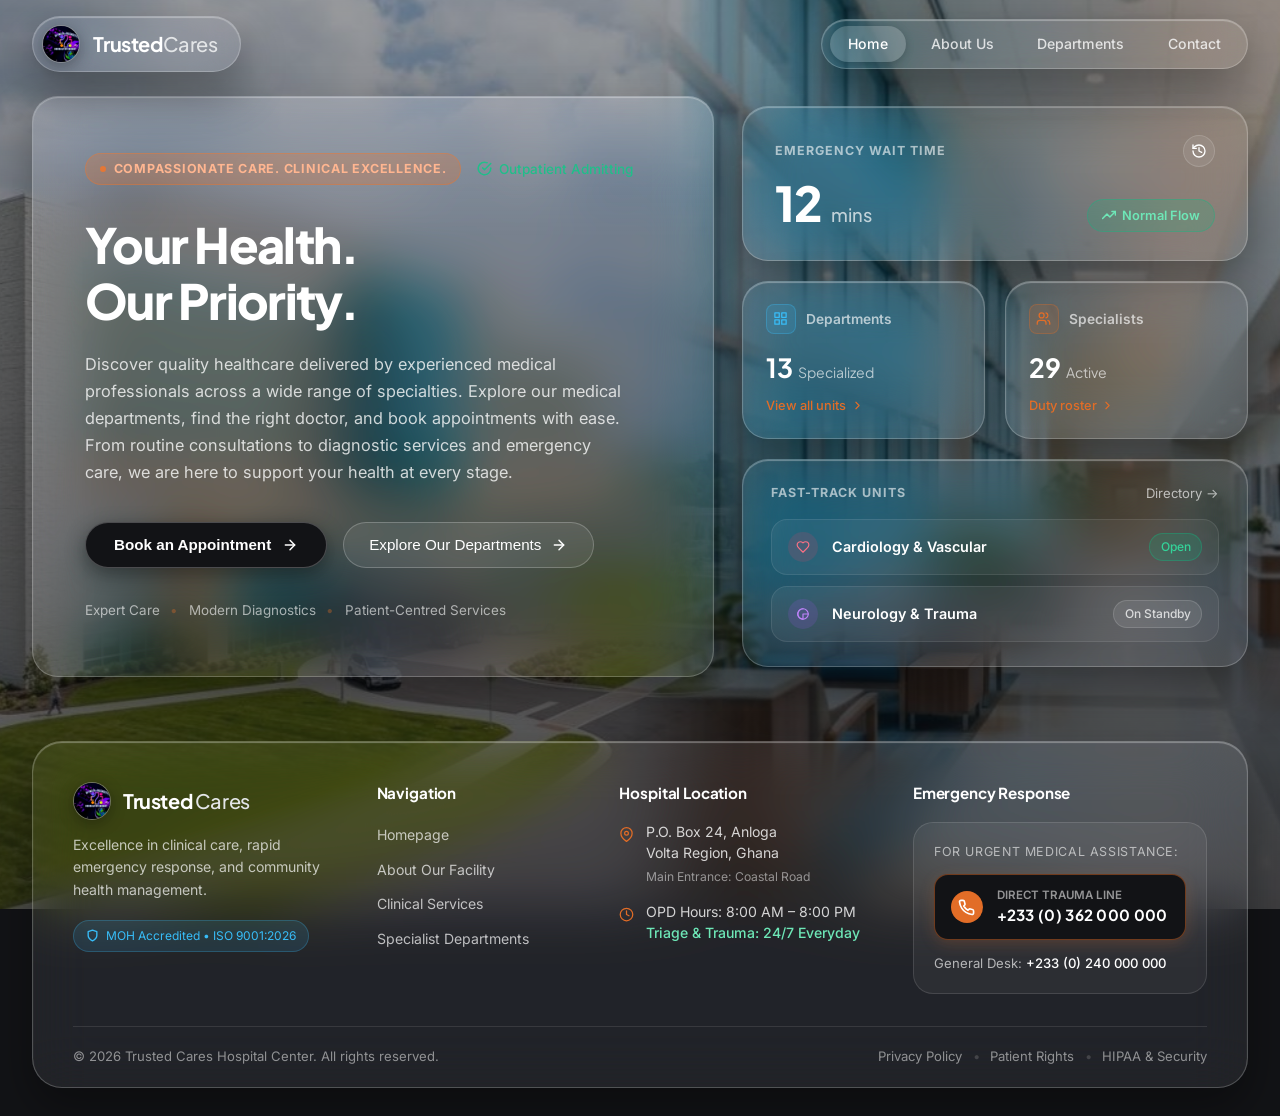
<file: index.html>
<!DOCTYPE html>
<html lang="en">

<head>
  <meta charset="UTF-8">
  <meta name="viewport" content="width=device-width, initial-scale=1.0">
  <title>Trusted Cares | Modern Hospital Management System</title>

  <!-- Modern Clean Typography -->
  <link rel="preconnect" href="https://fonts.googleapis.com">
  <link rel="preconnect" href="https://fonts.gstatic.com" crossorigin>
  <link
    href="https://fonts.googleapis.com/css2?family=Plus+Jakarta+Sans:wght@400;500;600;700;800&family=Inter:wght@400;500;600&display=swap"
    rel="stylesheet">

  <!-- Single Unified Stylesheet -->
  <link rel="stylesheet" href="styles.css">
</head>

<body class="hospital-theme">

  <!-- Fixed Hospital Photo Background (image3.jpg) -->
  <div class="bg-overlay" aria-hidden="true"></div>

  <!-- Overall Page Framework -->
  <div class="app-layout">

    <!-- ==================== 1. SPLIT HEADER NAVIGATION ==================== -->
    <!-- ==================== SPLIT FLOATING HEADER (INDEX) ==================== -->
    <header class="split-header">
      <!-- Left Pill: Brand Capsule -->
      <a href="index.html" class="glass-pill-capsule brand-capsule">
        <div class="brand-logo-frame small">
          <img src="logo.jpg" alt="Hospital Logo" class="brand-logo-img">
        </div>
        <div class="brand-name">Trusted<span>Cares</span></div>
      </a>

      <!-- Right Pill: Navigation Capsule -->
      <nav class="glass-pill-capsule nav-capsule" aria-label="Main Navigation">
        <a href="index.html" class="nav-link active">Home</a>
        <a href="AboutUs.html" class="nav-link">About Us</a>
        <a href="Departments.html" class="nav-link">Departments</a>
        <a href="AboutUs.html#contact" class="nav-link">Contact</a>
      </nav>
    </header>

    <!-- ==================== 2. MAIN HERO & STATUS GRID ==================== -->
    <main class="main-content">
      <div class="dashboard-grid">

        <!-- Left: Ultra-thin Glass Hero Panel -->
        <section class="glass-panel hero-card">
          <div class="card-glow-reflection"></div>

          <div class="status-row">
            <span class="badge-accent">
              <span class="badge-dot"></span>
              COMPASSIONATE CARE. CLINICAL EXCELLENCE.
            </span>
            <div class="status-indicator">
              <svg width="15" height="15" viewBox="0 0 24 24" fill="none" stroke="currentColor" stroke-width="2.5"
                stroke-linecap="round" stroke-linejoin="round">
                <path d="M22 11.08V12a10 10 0 1 1-5.93-9.14" />
                <polyline points="22 4 12 14.01 9 11.01" />
              </svg>
              <span>Outpatient Admitting</span>
            </div>
          </div>

          <h1 class="hero-title">Your Health.<br>Our Priority.</h1>

          <p class="hero-description">
            Discover quality healthcare delivered by experienced medical professionals across a wide range of
            specialties. Explore our medical departments, find the right doctor, and book appointments with ease. From
            routine consultations to diagnostic services and emergency care, we are here to support your health at every
            stage.
          </p>

          <div class="hero-cta-group">
            <button class="btn-primary-action" onclick="window.location.href='Departments.html'">
              <span>Book an Appointment</span>
              <svg width="16" height="16" viewBox="0 0 24 24" fill="none" stroke="currentColor" stroke-width="2.2"
                stroke-linecap="round" stroke-linejoin="round">
                <line x1="5" y1="12" x2="19" y2="12"></line>
                <polyline points="12 5 19 12 12 19"></polyline>
              </svg>
            </button>
            <button class="btn-secondary-action" onclick="window.location.href='Departments.html'">
              <span>Explore Our Departments</span>
              <svg width="16" height="16" viewBox="0 0 24 24" fill="none" stroke="currentColor" stroke-width="2.2"
                stroke-linecap="round" stroke-linejoin="round">
                <line x1="5" y1="12" x2="19" y2="12"></line>
                <polyline points="12 5 19 12 12 19"></polyline>
              </svg>
            </button>
          </div>

          <div class="supporting-text">
            <span>Expert Care</span>
            <span class="dot-sep">&bull;</span>
            <span>Modern Diagnostics</span>
            <span class="dot-sep">&bull;</span>
            <span>Patient-Centred Services</span>
          </div>
        </section>

        <!-- Right: Glass Widgets Stack -->
        <aside class="glass-column">

          <!-- Widget 1: Wait Time -->
          <article class="glass-panel metric-widget">
            <div class="widget-top">
              <span class="widget-label">Emergency Wait Time</span>
              <div class="icon-chip">
                <svg width="16" height="16" viewBox="0 0 24 24" fill="none" stroke="currentColor" stroke-width="2"
                  stroke-linecap="round" stroke-linejoin="round">
                  <path d="M3 12a9 9 0 1 0 9-9 9.75 9.75 0 0 0-6.74 2.74L3 8" />
                  <path d="M3 3v5h5" />
                  <path d="M12 7v5l4 2" />
                </svg>
              </div>
            </div>

            <div class="metric-body">
              <div class="metric-number">
                12 <span class="metric-unit">mins</span>
              </div>
              <span class="trend-badge">
                <svg width="14" height="14" viewBox="0 0 24 24" fill="none" stroke="currentColor" stroke-width="2.5"
                  stroke-linecap="round" stroke-linejoin="round">
                  <polyline points="23 6 13.5 15.5 8.5 10.5 1 18" />
                  <polyline points="17 6 23 6 23 12" />
                </svg>
                Normal Flow
              </span>
            </div>
          </article>

          <!-- Widget 2 & 3: Dual Stats (13 Departments & Specialists) -->
          <div class="dual-widgets-row">
            <article class="glass-panel mini-widget">
              <div class="mini-widget-header">
                <div class="mini-icon blue-glow">
                  <svg width="15" height="15" viewBox="0 0 24 24" fill="none" stroke="currentColor" stroke-width="2"
                    stroke-linecap="round" stroke-linejoin="round">
                    <rect x="3" y="3" width="7" height="7" />
                    <rect x="14" y="3" width="7" height="7" />
                    <rect x="14" y="14" width="7" height="7" />
                    <rect x="3" y="14" width="7" height="7" />
                  </svg>
                </div>
                <span class="mini-title">Departments</span>
              </div>
              <div class="mini-stat">13 <span class="sub-unit">Specialized</span></div>
              <a href="Departments.html" class="mini-action">
                View all units
                <svg width="13" height="13" viewBox="0 0 24 24" fill="none" stroke="currentColor" stroke-width="2"
                  stroke-linecap="round" stroke-linejoin="round">
                  <polyline points="9 18 15 12 9 6" />
                </svg>
              </a>
            </article>

            <article class="glass-panel mini-widget">
              <div class="mini-widget-header">
                <div class="mini-icon amber-glow">
                  <svg width="15" height="15" viewBox="0 0 24 24" fill="none" stroke="currentColor" stroke-width="2"
                    stroke-linecap="round" stroke-linejoin="round">
                    <path d="M16 21v-2a4 4 0 0 0-4-4H6a4 4 0 0 0-4 4v2" />
                    <circle cx="9" cy="7" r="4" />
                    <path d="M22 21v-2a4 4 0 0 0-3-3.87" />
                    <path d="M16 3.13a4 4 0 0 1 0 7.75" />
                  </svg>
                </div>
                <span class="mini-title">Specialists</span>
              </div>
              <div class="mini-stat">28 <span class="sub-unit">Active</span></div>
              <a href="Departments.html" class="mini-action">
                Duty roster
                <svg width="13" height="13" viewBox="0 0 24 24" fill="none" stroke="currentColor" stroke-width="2"
                  stroke-linecap="round" stroke-linejoin="round">
                  <polyline points="9 18 15 12 9 6" />
                </svg>
              </a>
            </article>
          </div>

          <!-- Widget 4: Fast-Track Services -->
          <article class="glass-panel list-widget">
            <div class="list-widget-head">
              <span class="widget-label">Fast-Track Units</span>
              <a href="Departments.html" class="view-all-link">Directory &rarr;</a>
            </div>

            <div class="department-items">
              <div class="dept-card-snippet">
                <div class="dept-info">
                  <div class="dept-icon red">
                    <svg width="14" height="14" viewBox="0 0 24 24" fill="none" stroke="currentColor" stroke-width="2"
                      stroke-linecap="round" stroke-linejoin="round">
                      <path
                        d="M19 14c1.49-1.46 3-3.21 3-5.5A5.5 5.5 0 0 0 16.5 3c-1.76 0-3 .5-4.5 2-1.5-1.5-2.74-2-4.5-2A5.5 5.5 0 0 0 2 8.5c0 2.3 1.5 4.05 3 5.5l7 7Z" />
                    </svg>
                  </div>
                  <span class="dept-name">Cardiology &amp; Vascular</span>
                </div>
                <span class="status-pill open">Open</span>
              </div>

              <div class="dept-card-snippet">
                <div class="dept-info">
                  <div class="dept-icon purple">
                    <svg width="14" height="14" viewBox="0 0 24 24" fill="none" stroke="currentColor" stroke-width="2"
                      stroke-linecap="round" stroke-linejoin="round">
                      <circle cx="12" cy="12" r="9" />
                      <path d="M12 3a9 9 0 0 0 0 18v-9h9" />
                    </svg>
                  </div>
                  <span class="dept-name">Neurology &amp; Trauma</span>
                </div>
                <span class="status-pill ready">On Standby</span>
              </div>
            </div>
          </article>

        </aside>

      </div>
    </main>

    <!-- ==================== 3. COMPREHENSIVE GLASS FOOTER ==================== -->
    <footer class="glass-footer">
      <div class="footer-grid">

        <div class="footer-col brand-col">
          <div class="footer-brand">
            <div class="brand-logo-frame small">
              <img src="logo.jpg" alt="Trusted Cares Logo" class="brand-logo-img">
            </div>
            <span class="brand-name">Trusted<span> Cares</span></span>
          </div>
          <p class="footer-tagline">
            Excellence in clinical care, rapid emergency response, and community health management.
          </p>
          <div class="accreditation-tag">
            <svg width="13" height="13" viewBox="0 0 24 24" fill="none" stroke="currentColor" stroke-width="2.5"
              stroke-linecap="round" stroke-linejoin="round">
              <path d="M12 22s8-4 8-10V5l-8-3-8 3v7c0 6 8 10 8 10z" />
            </svg>
            <span>MOH Accredited &bull; ISO 9001:2026</span>
          </div>
        </div>

        <div class="footer-col">
          <h4 class="footer-title">Navigation</h4>
          <ul class="footer-menu">
            <li><a href="index.html">Homepage</a></li>
            <li><a href="AboutUs.html">About Our Facility</a></li>
            <li><a href="Departments.html">Clinical Services</a></li>
            <li><a href="Departments.html">Specialist Departments</a></li>
          </ul>
        </div>

        <div class="footer-col">
          <h4 class="footer-title">Hospital Location</h4>
          <div class="footer-info-item">
            <div class="info-icon">
              <svg width="15" height="15" viewBox="0 0 24 24" fill="none" stroke="currentColor" stroke-width="2"
                stroke-linecap="round" stroke-linejoin="round">
                <path d="M21 10c0 7-9 13-9 13s-9-6-9-13a9 9 0 0 1 18 0z" />
                <circle cx="12" cy="10" r="3" />
              </svg>
            </div>
            <div class="info-text">
              <p>P.O. Box 24, Anloga</p>
              <p>Volta Region, Ghana</p>
              <span class="sub-meta">Main Entrance: Coastal Road</span>
            </div>
          </div>

          <div class="footer-info-item">
            <div class="info-icon">
              <svg width="15" height="15" viewBox="0 0 24 24" fill="none" stroke="currentColor" stroke-width="2"
                stroke-linecap="round" stroke-linejoin="round">
                <circle cx="12" cy="12" r="10" />
                <polyline points="12 6 12 12 16 14" />
              </svg>
            </div>
            <div class="info-text">
              <p>OPD Hours: 8:00 AM – 8:00 PM</p>
              <p class="highlight-text">Triage &amp; Trauma: 24/7 Everyday</p>
            </div>
          </div>
        </div>

        <div class="footer-col emergency-col">
          <h4 class="footer-title">Emergency Response</h4>
          <div class="emergency-call-box">
            <span class="call-lead">For Urgent Medical Assistance:</span>
            <a href="tel:+233362000000" class="emergency-phone-link">
              <div class="phone-pulse-icon">
                <svg width="17" height="17" viewBox="0 0 24 24" fill="none" stroke="currentColor" stroke-width="2.3"
                  stroke-linecap="round" stroke-linejoin="round">
                  <path
                    d="M22 16.92v3a2 2 0 0 1-2.18 2 19.79 19.79 0 0 1-8.63-3.07 19.5 19.5 0 0 1-6-6 19.79 19.79 0 0 1-3.07-8.67A2 2 0 0 1 4.11 2h3a2 2 0 0 1 2 1.72 12.84 12.84 0 0 0 .7 2.81 2 2 0 0 1-.45 2.11L8.09 9.91a16 16 0 0 0 6 6l1.27-1.27a2 2 0 0 1 2.11-.45 12.84 12.84 0 0 0 2.81.7A2 2 0 0 1 22 16.92z" />
                </svg>
              </div>
              <div class="phone-details">
                <span class="phone-label">Direct Trauma Line</span>
                <span class="phone-number">+233 (0) 362 000 000</span>
              </div>
            </a>
            <div class="desk-line">
              <span>General Desk:</span>
              <a href="tel:+233240000000">+233 (0) 240 000 000</a>
            </div>
          </div>
        </div>

      </div>

      <div class="footer-bottom-bar">
        <p class="copyright">&copy; 2026 Trusted Cares Hospital Center. All rights reserved.</p>
        <div class="bottom-links">
          <a href="#privacy">Privacy Policy</a>
          <span class="sep">&bull;</span>
          <a href="#terms">Patient Rights</a>
          <span class="sep">&bull;</span>
          <a href="#security">HIPAA &amp; Security</a>
        </div>
      </div>
    </footer>

  </div>

  <!-- Doctors Data (must load before script.js) -->
  <script src="doctorsData.js"></script>
  <!-- Unified Interactive Logic -->
  <script src="script.js"></script>
</body>

</html>
</file>
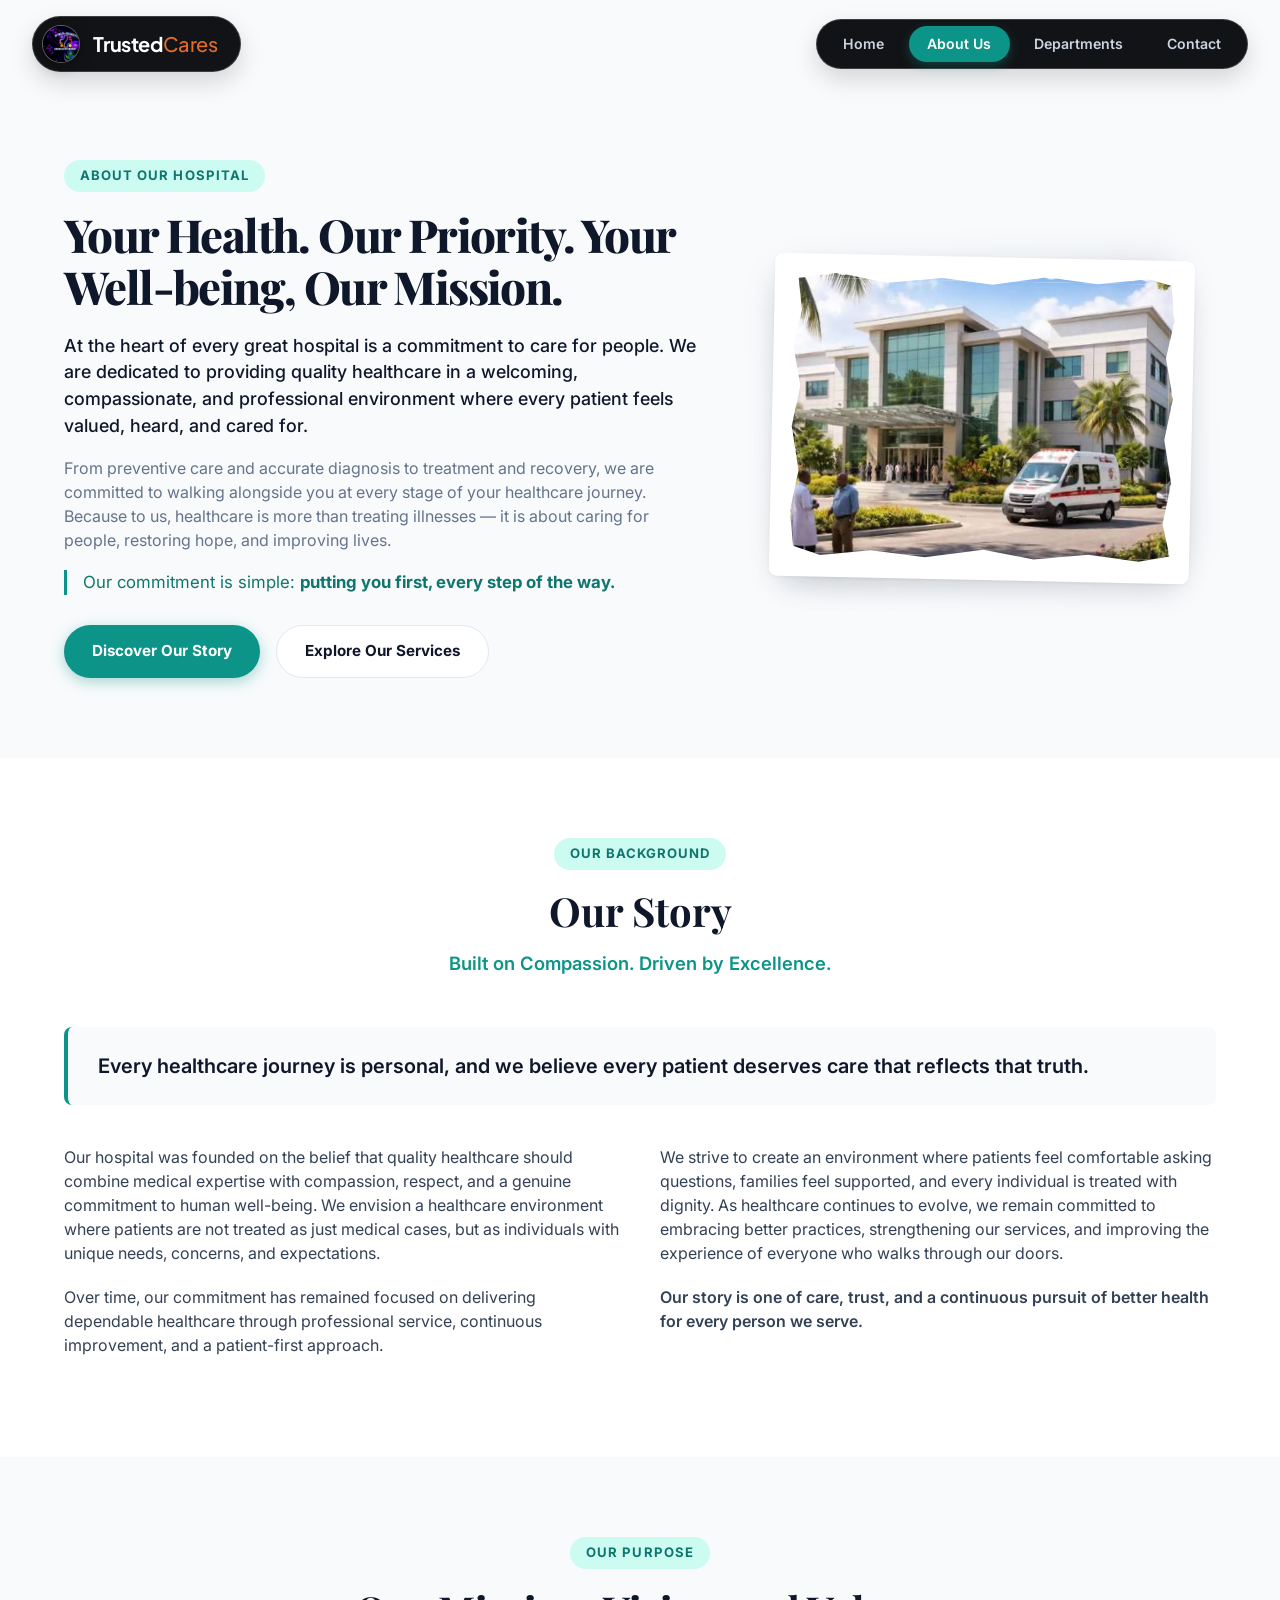
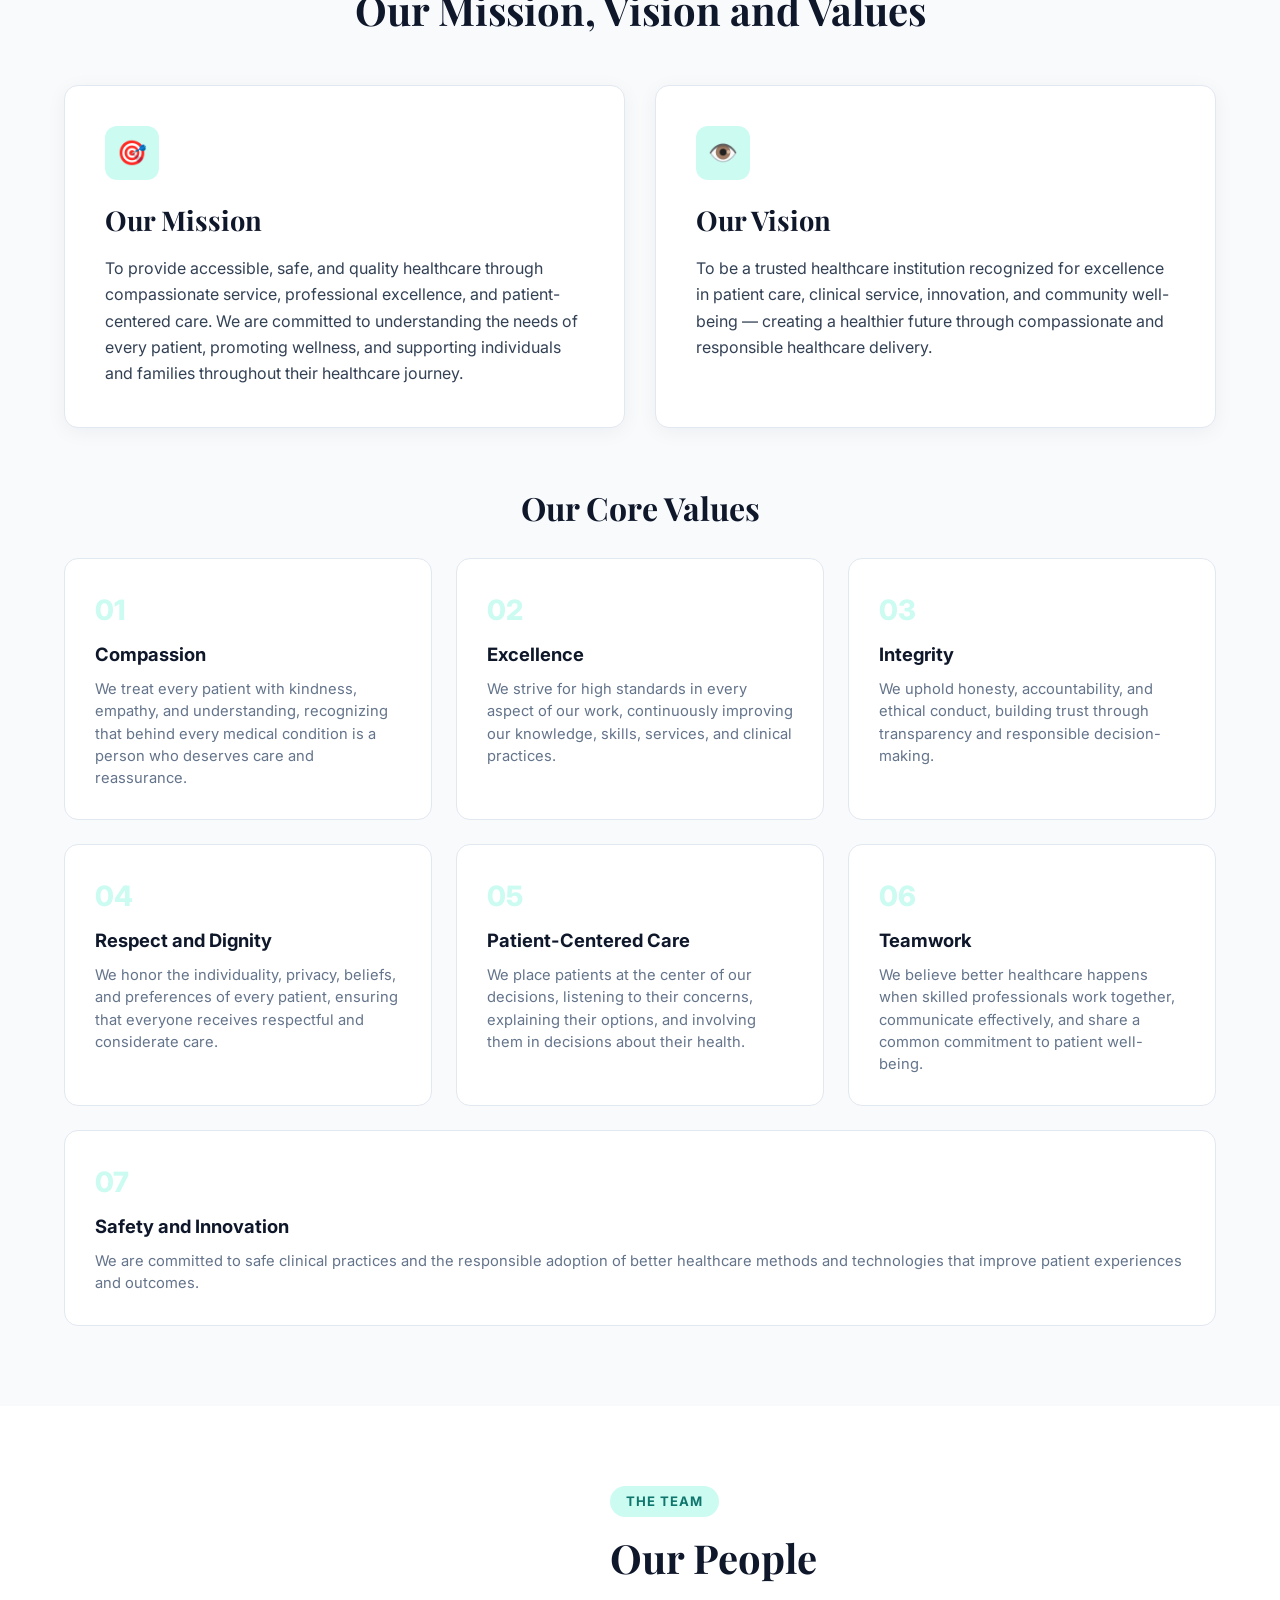
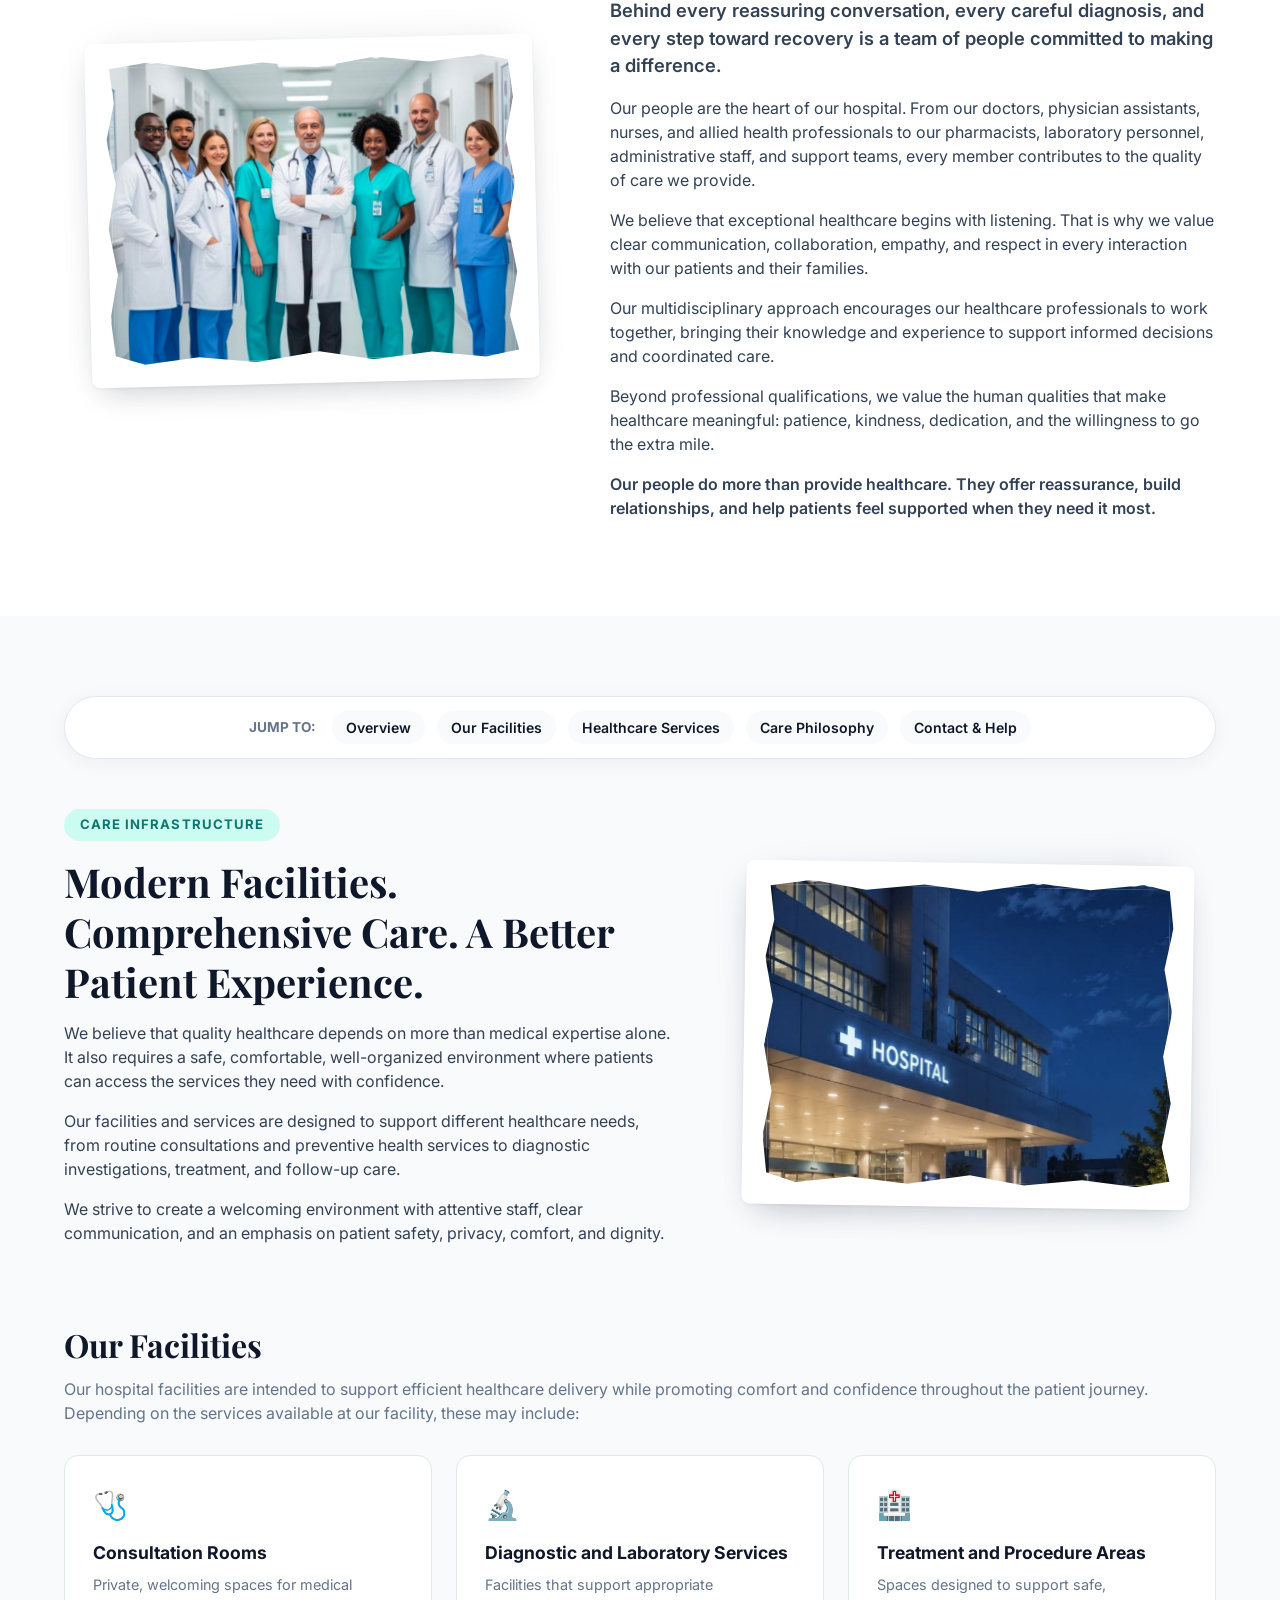
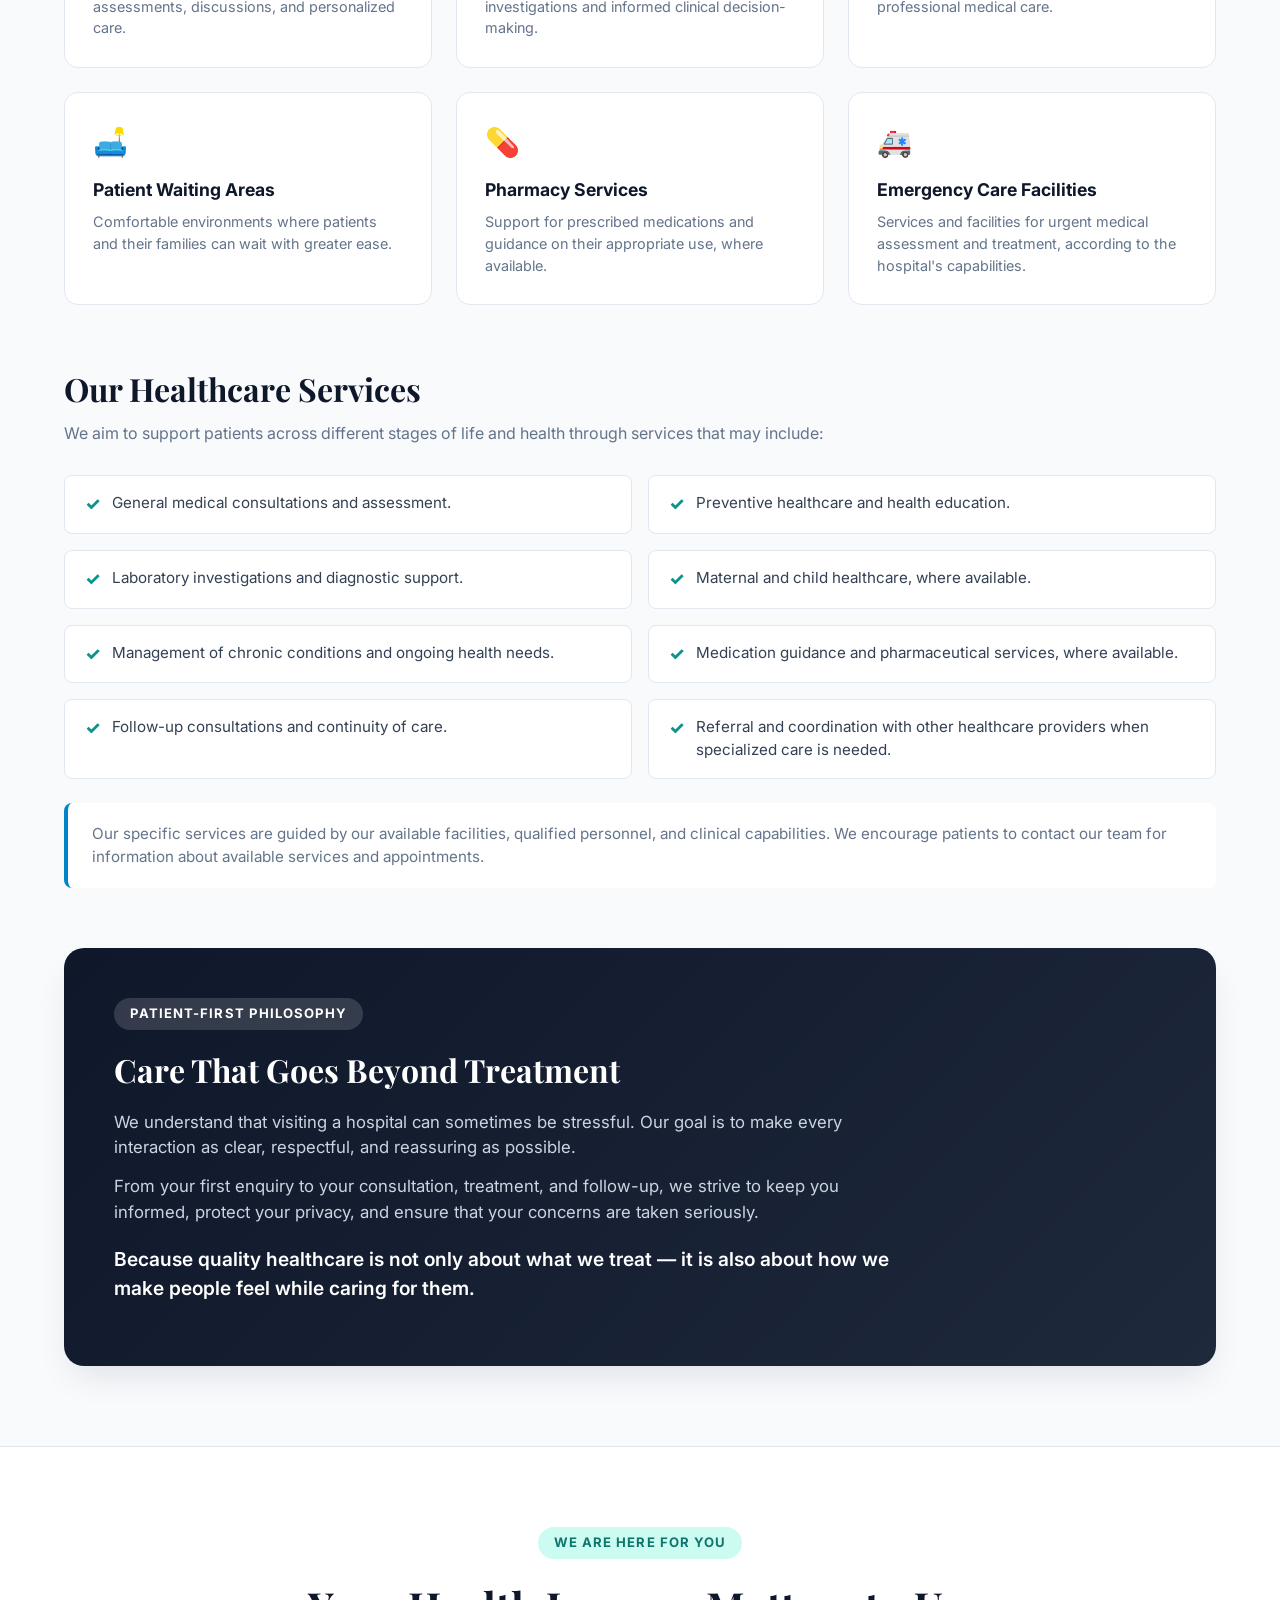
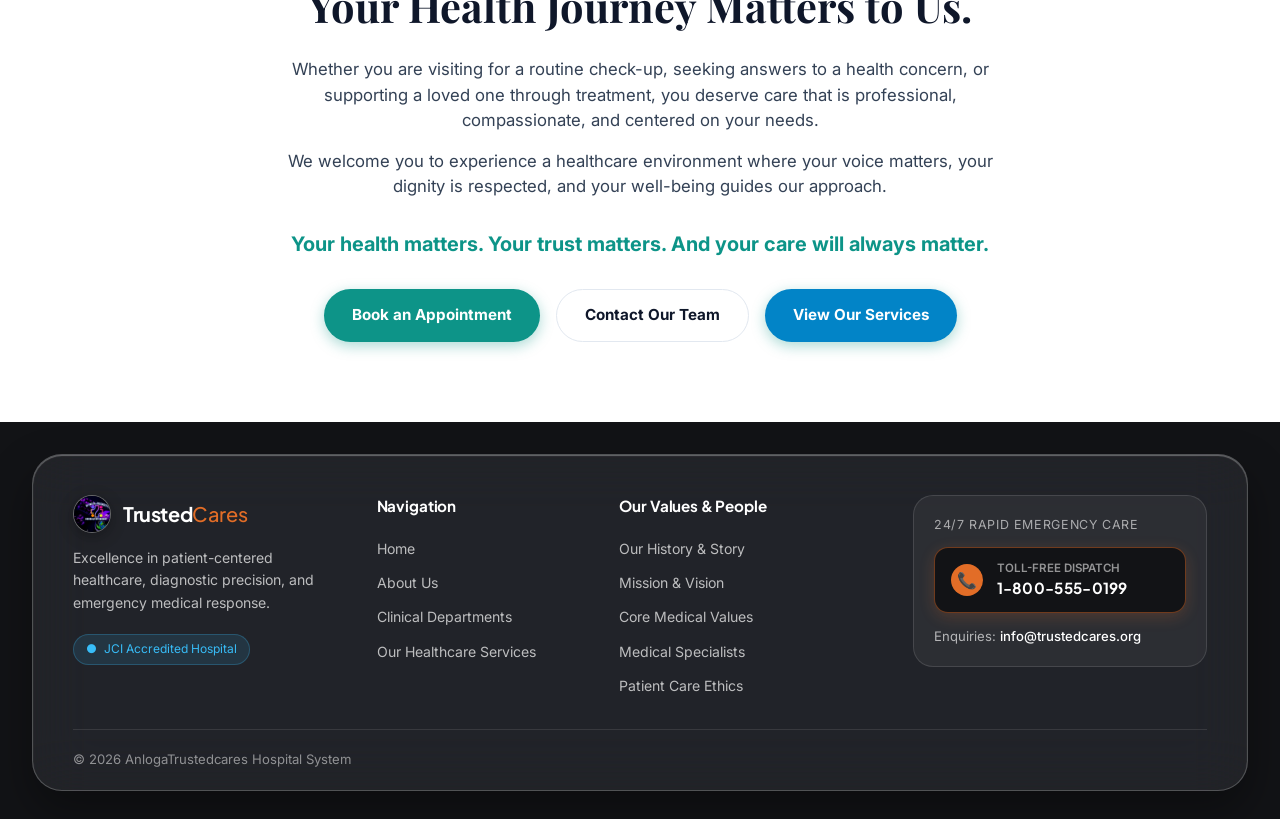
<file: AboutUs.html>
<!DOCTYPE html>
<html lang="en">

<head>
    <meta charset="UTF-8">
    <meta name="viewport" content="width=device-width, initial-scale=1.0">
    <title>About Us | Excellence & Compassion in Healthcare</title>

    <!-- Google Fonts matching site typography -->
    <link rel="preconnect" href="https://fonts.googleapis.com">
    <link rel="preconnect" href="https://fonts.gstatic.com" crossorigin>
    <link
        href="https://fonts.googleapis.com/css2?family=Inter:wght@400;500;600;700&family=Playfair+Display:ital,wght@0,600;0,700;1,600&family=Plus+Jakarta+Sans:wght@500;600;700;800&display=swap"
        rel="stylesheet">

    <!-- Unified Main Stylesheet -->
    <link rel="stylesheet" href="styles.css">
</head>

<body class="about-page">

    <!-- ==================== SPLIT FLOATING HEADER ==================== -->
    <header class="split-header">
        <!-- Left Pill: Brand Capsule -->
        <a href="index.html" class="glass-pill-capsule brand-capsule">
            <div class="brand-logo-frame small">
                <img src="logo.jpg" alt="Hospital Logo" class="brand-logo-img">
            </div>
            <div class="brand-name">Trusted<span>Cares</span></div>
        </a>

        <!-- Right Pill: Global Navigation Capsule -->
        <nav class="glass-pill-capsule nav-capsule" aria-label="Main Navigation">
            <a href="index.html" class="nav-link">Home</a>
            <a href="AboutUs.html" class="nav-link active">About Us</a>
            <a href="Departments.html" class="nav-link">Departments</a>
            <a href="#contact" class="nav-link">Contact</a>
        </nav>
    </header>

    <!-- ==================== ABOUT US PAGE CONTENT ==================== -->
    <main class="about-main-container">

        <!-- 1. HERO SECTION -->
        <section class="about-section-container hero-about-grid" id="hero">
            <div class="hero-content">
                <span class="badge-clean">About Our Hospital</span>
                <h1 class="hero-title">Your Health. Our Priority. Your Well-being, Our Mission.</h1>
                <p class="hero-lead-text">
                    At the heart of every great hospital is a commitment to care for people. We are dedicated to
                    providing quality healthcare in a welcoming, compassionate, and professional environment where every
                    patient feels valued, heard, and cared for.
                </p>
                <p class="hero-sub-p">
                    From preventive care and accurate diagnosis to treatment and recovery, we are committed to walking
                    alongside you at every stage of your healthcare journey. Because to us, healthcare is more than
                    treating illnesses — it is about caring for people, restoring hope, and improving lives.
                </p>
                <p class="hero-highlight-box">
                    Our commitment is simple: <strong>putting you first, every step of the way.</strong>
                </p>

                <div class="about-btn-group">
                    <a href="#story" class="btn-teal">Discover Our Story</a>
                    <a href="#services" class="btn-white-card">Explore Our Services</a>
                </div>
            </div>

            <div class="hero-media">
                <!-- Torn Paper Picture Container 1 (Image 5) -->
                <div class="torn-paper-wrapper torn-card-1">
                    <div class="torn-paper-card">
                        <div class="torn-paper-edge top-edge"></div>
                        <div class="torn-paper-edge bottom-edge"></div>
                        <div class="torn-paper-edge left-edge"></div>
                        <div class="torn-paper-edge right-edge"></div>
                        <div class="torn-paper-inner">
                            <img src="image10.jpg" alt="You're Welcome" class="torn-image">
                        </div>
                    </div>
                    <div class="torn-shadow"></div>
                </div>
            </div>
        </section>

        <!-- 2. OUR STORY SECTION -->
        <section class="story-box-layout" id="story">
            <div class="about-section-container">
                <div class="section-header">
                    <span class="badge-clean">Our Background</span>
                    <h2 class="section-title">Our Story</h2>
                    <p class="section-subtitle">Built on Compassion. Driven by Excellence.</p>
                </div>

                <div class="story-lead-card">
                    <p class="story-intro">
                        Every healthcare journey is personal, and we believe every patient deserves care that reflects
                        that truth.
                    </p>
                </div>

                <div class="story-columns">
                    <div class="story-column">
                        <p>
                            Our hospital was founded on the belief that quality healthcare should combine medical
                            expertise with compassion, respect, and a genuine commitment to human well-being. We
                            envision a healthcare environment where patients are not treated as just medical cases, but
                            as individuals with unique needs, concerns, and expectations.
                        </p>
                        <p>
                            Over time, our commitment has remained focused on delivering dependable healthcare through
                            professional service, continuous improvement, and a patient-first approach.
                        </p>
                    </div>
                    <div class="story-column">
                        <p>
                            We strive to create an environment where patients feel comfortable asking questions,
                            families feel supported, and every individual is treated with dignity. As healthcare
                            continues to evolve, we remain committed to embracing better practices, strengthening our
                            services, and improving the experience of everyone who walks through our doors.
                        </p>
                        <p class="story-conclusion">
                            Our story is one of care, trust, and a continuous pursuit of better health for every person
                            we serve.
                        </p>
                    </div>
                </div>
            </div>
        </section>

        <!-- 3. MISSION, VISION & VALUES SECTION -->
        <section class="about-section-container" id="mission-vision-values">
            <div class="section-header">
                <span class="badge-clean">Our Purpose</span>
                <h2 class="section-title">Our Mission, Vision and Values</h2>
            </div>

            <!-- Mission & Vision Cards -->
            <div class="mv-grid">
                <div class="mv-card">
                    <div class="card-icon-box">🎯</div>
                    <h3>Our Mission</h3>
                    <p>
                        To provide accessible, safe, and quality healthcare through compassionate service, professional
                        excellence, and patient-centered care. We are committed to understanding the needs of every
                        patient, promoting wellness, and supporting individuals and families throughout their healthcare
                        journey.
                    </p>
                </div>

                <div class="mv-card">
                    <div class="card-icon-box">👁️</div>
                    <h3>Our Vision</h3>
                    <p>
                        To be a trusted healthcare institution recognized for excellence in patient care, clinical
                        service, innovation, and community well-being — creating a healthier future through
                        compassionate and responsible healthcare delivery.
                    </p>
                </div>
            </div>

            <!-- Core Values Grid -->
            <div class="section-header" style="margin-bottom: 30px;">
                <h3 class="section-title" style="font-size: 2rem;">Our Core Values</h3>
            </div>

            <div class="values-grid">
                <div class="value-item">
                    <div class="value-number">01</div>
                    <h4>Compassion</h4>
                    <p>We treat every patient with kindness, empathy, and understanding, recognizing that behind every
                        medical condition is a person who deserves care and reassurance.</p>
                </div>

                <div class="value-item">
                    <div class="value-number">02</div>
                    <h4>Excellence</h4>
                    <p>We strive for high standards in every aspect of our work, continuously improving our knowledge,
                        skills, services, and clinical practices.</p>
                </div>

                <div class="value-item">
                    <div class="value-number">03</div>
                    <h4>Integrity</h4>
                    <p>We uphold honesty, accountability, and ethical conduct, building trust through transparency and
                        responsible decision-making.</p>
                </div>

                <div class="value-item">
                    <div class="value-number">04</div>
                    <h4>Respect and Dignity</h4>
                    <p>We honor the individuality, privacy, beliefs, and preferences of every patient, ensuring that
                        everyone receives respectful and considerate care.</p>
                </div>

                <div class="value-item">
                    <div class="value-number">05</div>
                    <h4>Patient-Centered Care</h4>
                    <p>We place patients at the center of our decisions, listening to their concerns, explaining their
                        options, and involving them in decisions about their health.</p>
                </div>

                <div class="value-item">
                    <div class="value-number">06</div>
                    <h4>Teamwork</h4>
                    <p>We believe better healthcare happens when skilled professionals work together, communicate
                        effectively, and share a common commitment to patient well-being.</p>
                </div>

                <div class="value-item span-two">
                    <div class="value-number">07</div>
                    <h4>Safety and Innovation</h4>
                    <p>We are committed to safe clinical practices and the responsible adoption of better healthcare
                        methods and technologies that improve patient experiences and outcomes.</p>
                </div>
            </div>
        </section>

        <!-- 4. OUR PEOPLE SECTION -->
        <section style="background-color: #ffffff;" id="people">
            <div class="about-section-container people-grid">
                <div class="people-media">
                    <!-- Torn Paper Picture Container 2 (Image 6) -->
                    <div class="torn-paper-wrapper torn-card-2">
                        <div class="torn-paper-card">
                            <div class="torn-paper-edge top-edge"></div>
                            <div class="torn-paper-edge bottom-edge"></div>
                            <div class="torn-paper-edge left-edge"></div>
                            <div class="torn-paper-edge right-edge"></div>
                            <div class="torn-paper-inner">
                                <img src="image6.jpg" alt="Medical Team in Hospital Hallway" class="torn-image">
                            </div>
                        </div>
                        <div class="torn-shadow"></div>
                    </div>
                </div>

                <div class="people-content">
                    <span class="badge-clean">The Team</span>
                    <h2 class="section-title">Our People</h2>
                    <p class="people-highlight">
                        Behind every reassuring conversation, every careful diagnosis, and every step toward recovery is
                        a team of people committed to making a difference.
                    </p>
                    <p>
                        Our people are the heart of our hospital. From our doctors, physician assistants, nurses, and
                        allied health professionals to our pharmacists, laboratory personnel, administrative staff, and
                        support teams, every member contributes to the quality of care we provide.
                    </p>
                    <p>
                        We believe that exceptional healthcare begins with listening. That is why we value clear
                        communication, collaboration, empathy, and respect in every interaction with our patients and
                        their families.
                    </p>
                    <p>
                        Our multidisciplinary approach encourages our healthcare professionals to work together,
                        bringing their knowledge and experience to support informed decisions and coordinated care.
                    </p>
                    <p>
                        Beyond professional qualifications, we value the human qualities that make healthcare
                        meaningful: patience, kindness, dedication, and the willingness to go the extra mile.
                    </p>
                    <p class="people-conclusion">
                        Our people do more than provide healthcare. They offer reassurance, build relationships, and
                        help patients feel supported when they need it most.
                    </p>
                </div>
            </div>
        </section>

        <!-- 5. FACILITIES & SERVICES SECTION -->
        <section class="about-section-container" id="facilities-and-services">

            <!-- Quick Anchor Navigation -->
            <nav class="quick-nav-bar" aria-label="Facilities and Services Navigation">
                <span class="quick-nav-label">Jump to:</span>
                <div class="quick-nav-links">
                    <a href="#facilities-overview">Overview</a>
                    <a href="#facilities">Our Facilities</a>
                    <a href="#services">Healthcare Services</a>
                    <a href="#care-philosophy">Care Philosophy</a>
                    <a href="#contact">Contact & Help</a>
                </div>
            </nav>

            <!-- Facilities Overview Grid -->
            <div class="facility-hero-grid" id="facilities-overview">
                <div class="facility-hero-text">
                    <span class="badge-clean">Care Infrastructure</span>
                    <h2 class="section-title">Modern Facilities. Comprehensive Care. A Better Patient Experience.</h2>
                    <p>
                        We believe that quality healthcare depends on more than medical expertise alone. It also
                        requires a safe, comfortable, well-organized environment where patients can access the services
                        they need with confidence.
                    </p>
                    <p>
                        Our facilities and services are designed to support different healthcare needs, from routine
                        consultations and preventive health services to diagnostic investigations, treatment, and
                        follow-up care.
                    </p>
                    <p>
                        We strive to create a welcoming environment with attentive staff, clear communication, and an
                        emphasis on patient safety, privacy, comfort, and dignity.
                    </p>
                </div>

                <div class="facility-hero-media">
                    <!-- Torn Paper Picture Container 3 (Image 3) -->
                    <div class="torn-paper-wrapper torn-card-3">
                        <div class="torn-paper-card">
                            <div class="torn-paper-edge top-edge"></div>
                            <div class="torn-paper-edge bottom-edge"></div>
                            <div class="torn-paper-edge left-edge"></div>
                            <div class="torn-paper-edge right-edge"></div>
                            <div class="torn-paper-inner">
                                <img src="image3.jpg" alt="Modern Hospital Exterior Entrance" class="torn-image">
                            </div>
                        </div>
                        <div class="torn-shadow"></div>
                    </div>
                </div>
            </div>

            <!-- Facilities Subsection -->
            <div class="subsection" id="facilities">
                <div class="subsection-header">
                    <h3>Our Facilities</h3>
                    <p>Our hospital facilities are intended to support efficient healthcare delivery while promoting
                        comfort and confidence throughout the patient journey. Depending on the services available at
                        our facility, these may include:</p>
                </div>

                <div class="facilities-grid">
                    <div class="facility-box">
                        <div class="box-icon">🩺</div>
                        <h4>Consultation Rooms</h4>
                        <p>Private, welcoming spaces for medical assessments, discussions, and personalized care.</p>
                    </div>

                    <div class="facility-box">
                        <div class="box-icon">🔬</div>
                        <h4>Diagnostic and Laboratory Services</h4>
                        <p>Facilities that support appropriate investigations and informed clinical decision-making.</p>
                    </div>

                    <div class="facility-box">
                        <div class="box-icon">🏥</div>
                        <h4>Treatment and Procedure Areas</h4>
                        <p>Spaces designed to support safe, professional medical care.</p>
                    </div>

                    <div class="facility-box">
                        <div class="box-icon">🛋️</div>
                        <h4>Patient Waiting Areas</h4>
                        <p>Comfortable environments where patients and their families can wait with greater ease.</p>
                    </div>

                    <div class="facility-box">
                        <div class="box-icon">💊</div>
                        <h4>Pharmacy Services</h4>
                        <p>Support for prescribed medications and guidance on their appropriate use, where available.
                        </p>
                    </div>

                    <div class="facility-box">
                        <div class="box-icon">🚑</div>
                        <h4>Emergency Care Facilities</h4>
                        <p>Services and facilities for urgent medical assessment and treatment, according to the
                            hospital's capabilities.</p>
                    </div>
                </div>
            </div>

            <!-- Services Subsection -->
            <div class="subsection" id="services">
                <div class="subsection-header">
                    <h3>Our Healthcare Services</h3>
                    <p>We aim to support patients across different stages of life and health through services that may
                        include:</p>
                </div>

                <ul class="services-list-grid">
                    <li class="service-item">
                        <span class="check-bullet">✓</span>
                        <span>General medical consultations and assessment.</span>
                    </li>
                    <li class="service-item">
                        <span class="check-bullet">✓</span>
                        <span>Preventive healthcare and health education.</span>
                    </li>
                    <li class="service-item">
                        <span class="check-bullet">✓</span>
                        <span>Laboratory investigations and diagnostic support.</span>
                    </li>
                    <li class="service-item">
                        <span class="check-bullet">✓</span>
                        <span>Maternal and child healthcare, where available.</span>
                    </li>
                    <li class="service-item">
                        <span class="check-bullet">✓</span>
                        <span>Management of chronic conditions and ongoing health needs.</span>
                    </li>
                    <li class="service-item">
                        <span class="check-bullet">✓</span>
                        <span>Medication guidance and pharmaceutical services, where available.</span>
                    </li>
                    <li class="service-item">
                        <span class="check-bullet">✓</span>
                        <span>Follow-up consultations and continuity of care.</span>
                    </li>
                    <li class="service-item">
                        <span class="check-bullet">✓</span>
                        <span>Referral and coordination with other healthcare providers when specialized care is
                            needed.</span>
                    </li>
                </ul>

                <div class="service-note-box">
                    <p>
                        Our specific services are guided by our available facilities, qualified personnel, and clinical
                        capabilities. We encourage patients to contact our team for information about available services
                        and appointments.
                    </p>
                </div>
            </div>

            <!-- Care That Goes Beyond Treatment -->
            <div class="care-beyond-card" id="care-philosophy">
                <span class="badge-clean" style="background: rgba(255,255,255,0.15); color: #ffffff;">Patient-First
                    Philosophy</span>
                <h3>Care That Goes Beyond Treatment</h3>
                <p>
                    We understand that visiting a hospital can sometimes be stressful. Our goal is to make every
                    interaction as clear, respectful, and reassuring as possible.
                </p>
                <p>
                    From your first enquiry to your consultation, treatment, and follow-up, we strive to keep you
                    informed, protect your privacy, and ensure that your concerns are taken seriously.
                </p>
                <p class="care-beyond-punchline">
                    Because quality healthcare is not only about what we treat — it is also about how we make people
                    feel while caring for them.
                </p>
            </div>

        </section>

        <!-- 6. CLOSING CTA SECTION -->
        <section class="closing-section-clean" id="contact">
            <div class="about-section-container">
                <span class="badge-clean">We Are Here for You</span>
                <h2 class="closing-title">Your Health Journey Matters to Us.</h2>
                <p class="closing-text">
                    Whether you are visiting for a routine check-up, seeking answers to a health concern, or supporting
                    a loved one through treatment, you deserve care that is professional, compassionate, and centered on
                    your needs.
                </p>
                <p class="closing-text">
                    We welcome you to experience a healthcare environment where your voice matters, your dignity is
                    respected, and your well-being guides our approach.
                </p>
                <p class="closing-signature">
                    Your health matters. Your trust matters. And your care will always matter.
                </p>

                <div class="about-btn-group" style="justify-content: center;">
                    <a href="Departments.html" class="btn-teal">Book an Appointment</a>
                    <a href="#contact" class="btn-white-card">Contact Our Team</a>
                    <a href="Departments.html" class="btn-teal" style="background-color: var(--secondary-blue);">View Our
                        Services</a>
                </div>
            </div>
        </section>

    </main>

    <!-- ==================== COMPREHENSIVE GLASS FOOTER ==================== -->
    <div style="background-color: var(--charcoal-black); padding: 2rem 2rem 1.75rem 2rem;">
        <footer class="glass-footer" style="max-width: 1440px; margin: 0 auto;">
            <div class="footer-grid">
                <div class="footer-col">
                    <div class="footer-brand">
                        <div class="brand-logo-frame small">
                            <img src="logo.jpg" alt="Trusted Cares Logo" class="brand-logo-img">
                        </div>
                        <div class="brand-name">Trusted<span>Cares</span></div>
                    </div>
                    <p class="footer-tagline">
                        Excellence in patient-centered healthcare, diagnostic precision, and emergency medical response.
                    </p>
                    <div class="accreditation-tag">
                        <span>●</span> JCI Accredited Hospital
                    </div>
                </div>

                <div class="footer-col">
                    <h4 class="footer-title">Navigation</h4>
                    <ul class="footer-menu">
                        <li><a href="index.html">Home</a></li>
                        <li><a href="AboutUs.html">About Us</a></li>
                        <li><a href="Departments.html">Clinical Departments</a></li>
                        <li><a href="Departments.html">Our Healthcare Services</a></li>
                    </ul>
                </div>

                <div class="footer-col">
                    <h4 class="footer-title">Our Values & People</h4>
                    <ul class="footer-menu">
                        <li><a href="#story">Our History & Story</a></li>
                        <li><a href="#mission-vision-values">Mission & Vision</a></li>
                        <li><a href="#mission-vision-values">Core Medical Values</a></li>
                        <li><a href="#people">Medical Specialists</a></li>
                        <li><a href="#care-philosophy">Patient Care Ethics</a></li>
                    </ul>
                </div>

                <div class="footer-col">
                    <div class="emergency-call-box">
                        <span class="call-lead">24/7 Rapid Emergency Care</span>
                        <a href="tel:+18005550199" class="emergency-phone-link">
                            <div class="phone-pulse-icon">📞</div>
                            <div class="phone-details">
                                <span class="phone-label">Toll-Free Dispatch</span>
                                <span class="phone-number">1-800-555-0199</span>
                            </div>
                        </a>
                        <div class="desk-line">
                            Enquiries: <a href="mailto:info.org">info@trustedcares.org</a>
                        </div>
                    </div>
                </div>
            </div>

            <div class="footer-bottom-bar">
                <div>&copy; 2026 AnlogaTrustedcares Hospital System
</file>
<file: styles.css>
/* ==========================================================================
   1. RESET & DISTILLED PALETTE SYSTEM (SHARED GLOBALS)
   ========================================================================== */
*, *::before, *::after {
  margin: 0;
  padding: 0;
  box-sizing: border-box;
  scrollbar-width: none !important;
  -ms-overflow-style: none !important;
}

*::-webkit-scrollbar {
  display: none !important;
  width: 0 !important;
  height: 0 !important;
}

:root {
  /* Typography */
  --font-heading: 'Plus Jakarta Sans', -apple-system, BlinkMacSystemFont, sans-serif;
  --font-body: 'Inter', -apple-system, BlinkMacSystemFont, sans-serif;
  --font-serif-heading: 'Playfair Display', Georgia, serif;

  /* Distilled Dark Palette */
  --ash-bg: #e3e5e7;
  --charcoal-black: #121316;
  --slate-text: #6e737b;
  --border-ash: #d1d5db;
  --accent-amber: #e26d27;
  --accent-amber-glow: rgba(226, 109, 39, 0.28);
  --accent-emerald: #10b981;
  --accent-emerald-glow: rgba(16, 185, 129, 0.18);
  --accent-sky: #38bdf8;

  /* About Us Crisp Medical Palette */
  --primary-teal: #0d9488;
  --primary-teal-dark: #0f766e;
  --primary-teal-light: #ccfbf1;
  --secondary-blue: #0284c7;
  --dark-slate: #0f172a;
  --text-main: #334155;
  --text-muted: #64748b;
  --bg-page-light: #f8fafc;
  --border-light: #e2e8f0;

  /* Ultra-Thin Frosted Glass Chemistry */
  --glass-surface-thin: rgba(227, 229, 231, 0.07);
  --glass-surface-hover: rgba(255, 255, 255, 0.12);
  --glass-border-thin: rgba(255, 255, 255, 0.22);
  --glass-border-subtle: rgba(255, 255, 255, 0.12);
  --glass-inner-light: inset 0 1px 1px 0 rgba(255, 255, 255, 0.32);
  --glass-shadow: 0 20px 45px rgba(0, 0, 0, 0.35);
  --glass-blur-high: blur(28px) saturate(190%);

  --radius-sm: 8px;
  --radius-md: 14px;
  --radius-lg: 20px;
  --transition-smooth: all 0.25s cubic-bezier(0.16, 1, 0.3, 1);
}

html {
  scroll-behavior: smooth;
  font-size: 16px;
  scrollbar-width: none; /* Firefox */
  -ms-overflow-style: none; /* IE and Edge */
}

html::-webkit-scrollbar,
body::-webkit-scrollbar {
  display: none; /* Chrome, Safari, Opera */
  width: 0;
  height: 0;
}

body {
  min-height: 100vh;
  font-family: var(--font-body);
  color: #ffffff;
  background-color: var(--charcoal-black);
  overflow-x: hidden;
  scrollbar-width: none;
  -ms-overflow-style: none;
  line-height: 1.5;
  -webkit-font-smoothing: antialiased;
}

img {
  max-width: 100%;
  display: block;
}

a {
  text-decoration: none;
  color: inherit;
  transition: var(--transition-smooth);
}

ul {
  list-style: none;
}

/* ==========================================================================
   2. FIXED BACKGROUND LAYER (image11.jpg)
   ========================================================================== */
.bg-overlay {
  position: fixed;
  inset: 0;
  width: 100vw;
  height: 100vh;
  z-index: 0;
  pointer-events: none;
  background-image: 
    linear-gradient(180deg, rgba(14, 18, 24, 0.42) 0%, rgba(10, 13, 18, 0.72) 100%),
    url('image11.jpg');
  background-position: center center;
  background-size: cover;
  background-repeat: no-repeat;
  transform: scale(1.02);
}

/* Page Frame */
.app-layout {
  position: relative;
  z-index: 1;
  min-height: 100vh;
  display: flex;
  flex-direction: column;
  justify-content: space-between;
  padding: 5rem 2rem 1.75rem 2rem;
  max-width: 1440px;
  margin: 0 auto;
}

/* Common Ultra-Thin Glass Panel */
.glass-panel {
  background: var(--glass-surface-thin);
  backdrop-filter: var(--glass-blur-high);
  -webkit-backdrop-filter: var(--glass-blur-high);
  border: 1px solid var(--glass-border-thin);
  box-shadow: var(--glass-shadow), var(--glass-inner-light);
  border-radius: 26px;
  position: relative;
  overflow: hidden;
}

/* ==========================================================================
   3. SPLIT HEADER: DETACHED INDEPENDENT GLASS PILLS
   ========================================================================== */
.split-header {
  display: flex;
  align-items: center;
  justify-content: space-between;
  gap: 1.5rem;
  position: fixed;
  top: 0;
  left: 50%;
  transform: translateX(-50%);
  width: 100%;
  max-width: 1440px;
  z-index: 100;
  padding: 1rem 2rem;
  box-sizing: border-box;
  pointer-events: none;
}

.glass-pill-capsule {
  background: rgba(227, 229, 231, 0.08);
  backdrop-filter: var(--glass-blur-high);
  -webkit-backdrop-filter: var(--glass-blur-high);
  border: 1px solid var(--glass-border-thin);
  box-shadow: var(--glass-shadow), var(--glass-inner-light);
  border-radius: 9999px;
  padding: 0.5rem 0.85rem;
  display: flex;
  align-items: center;
  transition: var(--transition-smooth);
  pointer-events: all;
}

/* Left Pill: Logo */
.brand-capsule {
  gap: 0.85rem;
  text-decoration: none;
  padding-left: 0.55rem;
  padding-right: 1.4rem;
}

.brand-capsule:hover {
  background: rgba(255, 255, 255, 0.12);
  border-color: rgba(255, 255, 255, 0.35);
}

.brand-logo-frame {
  width: 44px;
  height: 44px;
  border-radius: 50%;
  overflow: hidden;
  display: flex;
  align-items: center;
  justify-content: center;
  background: rgba(0, 0, 0, 0.4);
  border: 1.5px solid rgba(255, 255, 255, 0.35);
  box-shadow: 0 4px 15px rgba(0, 0, 0, 0.3);
  flex-shrink: 0;
}

.brand-logo-frame.small {
  width: 38px;
  height: 38px;
}

.brand-logo-img {
  width: 100%;
  height: 100%;
  object-fit: cover;
  transform: scale(1.08);
  transition: var(--transition-smooth);
}

.brand-capsule:hover .brand-logo-img {
  transform: scale(1.15);
}

.brand-name {
  font-family: var(--font-heading);
  font-size: 1.25rem;
  font-weight: 700;
  letter-spacing: -0.02em;
  color: #ffffff;
}

.brand-name span {
  color: var(--ash-bg);
  font-weight: 500;
}

/* Right Pill: Navigation */
.nav-capsule {
  gap: 0.4rem;
  padding: 0.4rem 0.5rem;
}

.nav-link {
  text-decoration: none;
  font-size: 0.88rem;
  font-weight: 500;
  color: rgba(255, 255, 255, 0.78);
  padding: 0.45rem 1.15rem;
  border-radius: 9999px;
  transition: var(--transition-smooth);
}

.nav-link:hover {
  color: #ffffff;
}

.nav-link.active {
  color: #ffffff;
  background: rgba(255, 255, 255, 0.18);
  box-shadow: 0 2px 8px rgba(0, 0, 0, 0.2);
}

.nav-link.admin-nav-link {
  color: #fed7aa;
  background: rgba(234, 88, 12, 0.22);
  border: 1px solid rgba(234, 88, 12, 0.45);
  font-weight: 600;
  transition: var(--transition-smooth);
}

.nav-link.admin-nav-link:hover {
  background: rgba(234, 88, 12, 0.4);
  color: #ffffff;
  border-color: rgba(234, 88, 12, 0.85);
  box-shadow: 0 2px 10px rgba(234, 88, 12, 0.35);
}

/* ==========================================================================
   4. HOMEPAGE HERO & STATUS GRID
   ========================================================================== */
.main-content {
  flex: 1;
  display: flex;
  align-items: center;
  padding: 1rem 0 2.5rem 0;
}

.dashboard-grid {
  width: 100%;
  display: grid;
  grid-template-columns: 1.35fr 1fr;
  gap: 1.75rem;
  align-items: stretch;
}

.hero-card {
  padding: 3.5rem 3.25rem;
  display: flex;
  flex-direction: column;
  justify-content: center;
}

.card-glow-reflection {
  position: absolute;
  top: 0;
  left: 0;
  right: 0;
  height: 140px;
  background: linear-gradient(180deg, rgba(255, 255, 255, 0.15) 0%, rgba(255, 255, 255, 0) 100%);
  pointer-events: none;
}

.status-row {
  display: flex;
  align-items: center;
  gap: 1rem;
  margin-bottom: 2rem;
  flex-wrap: wrap;
}

.badge-accent {
  display: inline-flex;
  align-items: center;
  gap: 0.5rem;
  background: var(--accent-amber-glow);
  color: #ffb088;
  border: 1px solid rgba(226, 109, 39, 0.45);
  font-size: 0.78rem;
  font-weight: 700;
  letter-spacing: 0.06em;
  text-transform: uppercase;
  padding: 0.35rem 0.85rem;
  border-radius: 9999px;
}

.badge-dot {
  width: 6px;
  height: 6px;
  background: var(--accent-amber);
  border-radius: 50%;
}

.status-indicator {
  display: inline-flex;
  align-items: center;
  gap: 0.45rem;
  font-size: 0.85rem;
  color: var(--accent-emerald);
  font-weight: 500;
}

.hero-title {
  font-family: var(--font-heading);
  font-size: clamp(2.3rem, 3.8vw, 3.3rem);
  font-weight: 800;
  line-height: 1.15;
  letter-spacing: -0.035em;
  color: #ffffff;
  margin-bottom: 1.4rem;
}

.hero-description {
  font-size: 1.02rem;
  color: rgba(255, 255, 255, 0.78);
  line-height: 1.65;
  max-width: 540px;
  margin-bottom: 2.25rem;
}

.hero-cta-group {
  display: flex;
  align-items: center;
  gap: 1rem;
  margin-bottom: 2rem;
  flex-wrap: wrap;
}

.btn-primary-action {
  background: var(--charcoal-black);
  color: #ffffff;
  border: 1px solid rgba(255, 255, 255, 0.24);
  border-radius: 9999px;
  padding: 0.85rem 1.75rem;
  font-size: 0.95rem;
  font-weight: 600;
  display: inline-flex;
  align-items: center;
  gap: 0.65rem;
  cursor: pointer;
  transition: var(--transition-smooth);
  box-shadow: 0 6px 20px rgba(0, 0, 0, 0.4);
}

.btn-primary-action:hover {
  background: #20242b;
  transform: translateY(-2px);
}

.btn-secondary-action {
  background: rgba(255, 255, 255, 0.08);
  color: #ffffff;
  border: 1px solid var(--glass-border-thin);
  border-radius: 9999px;
  padding: 0.85rem 1.6rem;
  font-size: 0.95rem;
  font-weight: 500;
  display: inline-flex;
  align-items: center;
  gap: 0.6rem;
  cursor: pointer;
  transition: var(--transition-smooth);
}

.btn-secondary-action:hover {
  background: rgba(255, 255, 255, 0.16);
}

.supporting-text {
  display: flex;
  align-items: center;
  gap: 0.65rem;
  font-size: 0.84rem;
  color: rgba(255, 255, 255, 0.6);
  flex-wrap: wrap;
}

.dot-sep {
  opacity: 0.35;
  color: var(--accent-amber);
}

/* Right Status Column */
.glass-column {
  display: flex;
  flex-direction: column;
  gap: 1.25rem;
  justify-content: center;
}

.metric-widget {
  padding: 1.75rem 2rem;
}

.widget-top {
  display: flex;
  justify-content: space-between;
  align-items: center;
  margin-bottom: 0.75rem;
}

.widget-label {
  font-size: 0.78rem;
  font-weight: 700;
  text-transform: uppercase;
  letter-spacing: 0.08em;
  color: rgba(255, 255, 255, 0.6);
}

.icon-chip {
  width: 32px;
  height: 32px;
  border-radius: 50%;
  background: rgba(255, 255, 255, 0.08);
  border: 1px solid rgba(255, 255, 255, 0.14);
  display: flex;
  align-items: center;
  justify-content: center;
  color: #ffffff;
}

.metric-body {
  display: flex;
  align-items: baseline;
  justify-content: space-between;
}

.metric-number {
  font-family: var(--font-heading);
  font-size: 3rem;
  font-weight: 800;
  letter-spacing: -0.04em;
  color: #ffffff;
  line-height: 1;
}

.metric-unit {
  font-size: 1.15rem;
  font-weight: 500;
  color: rgba(255, 255, 255, 0.7);
  letter-spacing: 0;
  margin-left: 0.2rem;
}

.trend-badge {
  display: inline-flex;
  align-items: center;
  gap: 0.4rem;
  background: rgba(16, 185, 129, 0.18);
  color: #6ee7b7;
  border: 1px solid rgba(16, 185, 129, 0.35);
  font-size: 0.8rem;
  font-weight: 600;
  padding: 0.35rem 0.85rem;
  border-radius: 9999px;
}

.dual-widgets-row {
  display: grid;
  grid-template-columns: 1fr 1fr;
  gap: 1.25rem;
}

.mini-widget {
  padding: 1.4rem;
  display: flex;
  flex-direction: column;
  justify-content: space-between;
  transition: var(--transition-smooth);
}

.mini-widget:hover {
  background: var(--glass-surface-hover);
  transform: translateY(-2px);
}

.mini-widget-header {
  display: flex;
  align-items: center;
  gap: 0.65rem;
  margin-bottom: 0.9rem;
}

.mini-icon {
  width: 30px;
  height: 30px;
  border-radius: 8px;
  display: flex;
  align-items: center;
  justify-content: center;
}

.blue-glow {
  background: rgba(56, 189, 248, 0.15);
  color: var(--accent-sky);
  border: 1px solid rgba(56, 189, 248, 0.3);
}

.amber-glow {
  background: rgba(226, 109, 39, 0.15);
  color: var(--accent-amber);
  border: 1px solid rgba(226, 109, 39, 0.3);
}

.mini-title {
  font-size: 0.86rem;
  font-weight: 600;
  color: rgba(255, 255, 255, 0.65);
}

.mini-stat {
  font-family: var(--font-heading);
  font-size: 1.65rem;
  font-weight: 700;
  color: #ffffff;
  margin-bottom: 0.5rem;
}

.sub-unit {
  font-size: 0.88rem;
  font-weight: 400;
  color: rgba(255, 255, 255, 0.65);
}

.mini-action {
  font-size: 0.8rem;
  font-weight: 500;
  color: var(--accent-amber);
  text-decoration: none;
  display: inline-flex;
  align-items: center;
  gap: 0.3rem;
  transition: var(--transition-smooth);
}

.mini-action:hover {
  color: #ffa675;
  gap: 0.5rem;
}

/* Fast-Track Services Widget */
.list-widget {
  padding: 1.5rem 1.75rem;
}

.list-widget-head {
  display: flex;
  justify-content: space-between;
  align-items: center;
  margin-bottom: 1rem;
}

.view-all-link {
  font-size: 0.82rem;
  color: rgba(255, 255, 255, 0.65);
  text-decoration: none;
  transition: var(--transition-smooth);
}

.view-all-link:hover {
  color: #ffffff;
}

.department-items {
  display: flex;
  flex-direction: column;
  gap: 0.65rem;
}

.dept-card-snippet {
  display: flex;
  align-items: center;
  justify-content: space-between;
  background: rgba(255, 255, 255, 0.05);
  border: 1px solid rgba(255, 255, 255, 0.09);
  border-radius: 16px;
  padding: 0.75rem 1rem;
  transition: var(--transition-smooth);
}

.dept-card-snippet:hover {
  background: rgba(255, 255, 255, 0.1);
  border-color: rgba(255, 255, 255, 0.2);
}

.dept-info {
  display: flex;
  align-items: center;
  gap: 0.85rem;
}

.dept-icon {
  width: 30px;
  height: 30px;
  border-radius: 50%;
  display: flex;
  align-items: center;
  justify-content: center;
}

.dept-icon.red { background: rgba(244, 63, 94, 0.15); color: #fb7185; }
.dept-icon.purple { background: rgba(168, 85, 247, 0.15); color: #c084fc; }

.dept-name {
  font-size: 0.9rem;
  font-weight: 600;
  color: #ffffff;
}

.status-pill {
  font-size: 0.75rem;
  font-weight: 500;
  padding: 0.25rem 0.65rem;
  border-radius: 9999px;
}

.status-pill.open {
  background: rgba(16, 185, 129, 0.18);
  color: #34d399;
  border: 1px solid rgba(16, 185, 129, 0.35);
}

.status-pill.ready {
  background: rgba(255, 255, 255, 0.09);
  color: rgba(255, 255, 255, 0.75);
  border: 1px solid rgba(255, 255, 255, 0.14);
}

/* ==========================================================================
   5. DEPARTMENTS PAGE DIRECTORY & SHOWCASE
   ========================================================================== */
.departments-main {
  flex-direction: column;
  gap: 2rem;
  align-items: stretch;
}

.dept-page-intro {
  padding: 2.75rem 3rem;
  margin-bottom: 0.5rem;
}

.dept-intro-layout {
  display: grid;
  grid-template-columns: 1.35fr 1fr;
  gap: 2.5rem;
  align-items: center;
}

.page-title {
  font-family: var(--font-heading);
  font-size: clamp(2rem, 3.5vw, 2.75rem);
  font-weight: 800;
  letter-spacing: -0.03em;
  margin-bottom: 0.75rem;
  line-height: 1.2;
}

.page-subtitle {
  color: rgba(255, 255, 255, 0.75);
  font-size: 1rem;
  line-height: 1.6;
  margin-bottom: 1.75rem;
}

.intro-stats-strip {
  display: inline-flex;
  align-items: center;
  gap: 1.25rem;
  background: rgba(255, 255, 255, 0.05);
  border: 1px solid rgba(255, 255, 255, 0.1);
  padding: 0.65rem 1.25rem;
  border-radius: 9999px;
}

.stat-bubble {
  display: flex;
  flex-direction: column;
}

.stat-bubble-val {
  font-family: var(--font-heading);
  font-size: 1.15rem;
  font-weight: 800;
  color: #ffffff;
  line-height: 1.1;
}

.stat-bubble-lbl {
  font-size: 0.7rem;
  color: rgba(255, 255, 255, 0.6);
  text-transform: uppercase;
  letter-spacing: 0.04em;
}

.stat-bubble-divider {
  width: 1px;
  height: 24px;
  background: rgba(255, 255, 255, 0.15);
}

.dept-intro-media {
  position: relative;
  display: flex;
  justify-content: center;
}

.media-frame {
  position: relative;
  width: 100%;
  max-width: 440px;
  height: 270px;
  border-radius: 22px;
  overflow: hidden;
  border: 1px solid rgba(255, 255, 255, 0.25);
  box-shadow: 0 16px 36px rgba(0, 0, 0, 0.45);
}

.dept-showcase-img {
  width: 100%;
  height: 100%;
  object-fit: cover;
  transition: transform 0.6s cubic-bezier(0.16, 1, 0.3, 1);
}

.media-frame:hover .dept-showcase-img {
  transform: scale(1.05);
}

.media-overlay-gradient {
  position: absolute;
  inset: 0;
  background: linear-gradient(180deg, rgba(18, 22, 28, 0.1) 0%, rgba(18, 22, 28, 0.6) 100%);
  pointer-events: none;
}

.floating-media-badge {
  position: absolute;
  bottom: 1rem;
  left: 1rem;
  right: 1rem;
  background: rgba(18, 22, 28, 0.75);
  backdrop-filter: blur(16px);
  -webkit-backdrop-filter: blur(16px);
  border: 1px solid rgba(255, 255, 255, 0.22);
  border-radius: 14px;
  padding: 0.65rem 0.9rem;
  display: flex;
  align-items: center;
  gap: 0.75rem;
}

.badge-icon-core {
  width: 32px;
  height: 32px;
  border-radius: 50%;
  background: rgba(16, 185, 129, 0.2);
  border: 1px solid rgba(16, 185, 129, 0.4);
  color: #34d399;
  display: flex;
  align-items: center;
  justify-content: center;
  flex-shrink: 0;
}

.floating-media-badge strong {
  display: block;
  font-size: 0.82rem;
  color: #ffffff;
}

.floating-media-badge span {
  font-size: 0.72rem;
  color: rgba(255, 255, 255, 0.65);
}

.departments-grid {
  display: grid;
  grid-template-columns: repeat(auto-fill, minmax(340px, 1fr));
  gap: 1.5rem;
}

.dept-card {
  padding: 1.85rem;
  display: flex;
  flex-direction: column;
  justify-content: space-between;
  transition: var(--transition-smooth);
}

.dept-card:hover {
  transform: translateY(-4px);
  background: var(--glass-surface-hover);
  border-color: rgba(255, 255, 255, 0.32);
}

.dept-card-top {
  display: flex;
  align-items: center;
  justify-content: space-between;
  margin-bottom: 1.25rem;
}

.dept-badge-icon {
  width: 42px;
  height: 42px;
  border-radius: 12px;
  display: flex;
  align-items: center;
  justify-content: center;
}

.dept-badge-icon.red { background: rgba(244, 63, 94, 0.15); color: #fb7185; border: 1px solid rgba(244, 63, 94, 0.3); }
.dept-badge-icon.blue { background: rgba(56, 189, 248, 0.15); color: #38bdf8; border: 1px solid rgba(56, 189, 248, 0.3); }
.dept-badge-icon.amber { background: rgba(226, 109, 39, 0.15); color: #e26d27; border: 1px solid rgba(226, 109, 39, 0.3); }
.dept-badge-icon.purple { background: rgba(168, 85, 247, 0.15); color: #c084fc; border: 1px solid rgba(168, 85, 247, 0.3); }
.dept-badge-icon.rose { background: rgba(244, 114, 182, 0.15); color: #f472b6; border: 1px solid rgba(244, 114, 182, 0.3); }
.dept-badge-icon.emerald { background: rgba(16, 185, 129, 0.15); color: #34d399; border: 1px solid rgba(16, 185, 129, 0.3); }
.dept-badge-icon.teal { background: rgba(20, 184, 166, 0.15); color: #2dd4bf; border: 1px solid rgba(20, 184, 166, 0.3); }
.dept-badge-icon.sky { background: rgba(14, 165, 233, 0.15); color: #38bdf8; border: 1px solid rgba(14, 165, 233, 0.3); }

.dept-title {
  font-family: var(--font-heading);
  font-size: 1.25rem;
  font-weight: 700;
  margin-bottom: 0.65rem;
}

.dept-desc {
  font-size: 0.88rem;
  color: rgba(255, 255, 255, 0.72);
  line-height: 1.55;
  margin-bottom: 1.25rem;
}

.dept-sub-units {
  display: flex;
  flex-wrap: wrap;
  gap: 0.45rem;
  margin-bottom: 1.5rem;
}

.sub-unit-tag {
  font-size: 0.74rem;
  background: rgba(255, 255, 255, 0.06);
  border: 1px solid rgba(255, 255, 255, 0.12);
  padding: 0.25rem 0.65rem;
  border-radius: 9999px;
  color: rgba(255, 255, 255, 0.8);
}

.btn-dept-action {
  width: 100%;
  background: rgba(255, 255, 255, 0.08);
  border: 1px solid rgba(255, 255, 255, 0.18);
  color: #ffffff;
  padding: 0.75rem 1rem;
  border-radius: 14px;
  font-size: 0.88rem;
  font-weight: 600;
  cursor: pointer;
  display: flex;
  align-items: center;
  justify-content: space-between;
  transition: var(--transition-smooth);
}

.btn-dept-action:hover {
  background: var(--charcoal-black);
  border-color: var(--accent-amber);
}

/* ==========================================================================
   6. FROSTED GLASS MODALS (Roster & Booking)
   ========================================================================== */
.glass-modal-backdrop {
  position: fixed;
  inset: 0;
  z-index: 200;
  background: rgba(0, 0, 0, 0.68);
  backdrop-filter: blur(12px);
  -webkit-backdrop-filter: blur(12px);
  display: none;
  align-items: center;
  justify-content: center;
  padding: 1.5rem;
}

.glass-modal-backdrop.active {
  display: flex;
}

.modal-card {
  width: 100%;
  max-width: 820px;
  max-height: 90vh;
  overflow-y: auto;
  scrollbar-width: none;
  -ms-overflow-style: none;
  padding: 2.25rem;
  background: rgba(18, 22, 28, 0.88);
}

.modal-card::-webkit-scrollbar {
  display: none;
  width: 0;
  height: 0;
}

.modal-header {
  display: flex;
  justify-content: space-between;
  align-items: flex-start;
  margin-bottom: 1.25rem;
}

.modal-title {
  font-family: var(--font-heading);
  font-size: 1.65rem;
  margin-top: 0.4rem;
}

.btn-modal-close {
  background: rgba(255, 255, 255, 0.1);
  border: 1px solid rgba(255, 255, 255, 0.2);
  color: #ffffff;
  width: 36px;
  height: 36px;
  border-radius: 50%;
  cursor: pointer;
  display: flex;
  align-items: center;
  justify-content: center;
  transition: var(--transition-smooth);
}

.btn-modal-close:hover {
  background: rgba(255, 255, 255, 0.2);
}

.modal-dept-desc {
  font-size: 0.95rem;
  color: rgba(255, 255, 255, 0.8);
  line-height: 1.6;
  margin-bottom: 1.5rem;
}

.modal-section-title {
  font-size: 0.82rem;
  font-weight: 700;
  text-transform: uppercase;
  letter-spacing: 0.08em;
  color: var(--accent-amber);
  margin-bottom: 0.75rem;
}

.modal-tags-row {
  display: flex;
  flex-wrap: wrap;
  gap: 0.5rem;
  margin-bottom: 2rem;
}

.doctors-grid {
  display: grid;
  grid-template-columns: repeat(auto-fill, minmax(280px, 1fr));
  gap: 1rem;
}

.doctor-item-card {
  background: rgba(255, 255, 255, 0.05);
  border: 1px solid rgba(255, 255, 255, 0.1);
  border-radius: 18px;
  padding: 1.25rem;
  display: flex;
  flex-direction: column;
  justify-content: space-between;
}

.doc-info-top {
  display: flex;
  align-items: center;
  gap: 0.85rem;
  margin-bottom: 0.85rem;
}

.doc-avatar {
  width: 56px;
  height: 56px;
  border-radius: 50%;
  background: linear-gradient(135deg, rgba(226, 109, 39, 0.8), rgba(56, 189, 248, 0.5));
  display: flex;
  align-items: center;
  justify-content: center;
  font-weight: 700;
  font-size: 1.1rem;
  border: 2px solid rgba(255, 255, 255, 0.3);
  flex-shrink: 0;
}

.doc-avatar-container {
  width: 56px;
  height: 56px;
  border-radius: 50%;
  overflow: hidden;
  flex-shrink: 0;
  border: 2px solid rgba(255, 255, 255, 0.25);
  box-shadow: 0 4px 12px rgba(0, 0, 0, 0.4);
}

.doc-avatar-img {
  width: 100%;
  height: 100%;
  object-fit: cover;
  object-position: center top;
  border-radius: 50%;
  display: block;
}

.doc-name {
  font-size: 0.98rem;
  font-weight: 700;
}

.doc-title {
  font-size: 0.8rem;
  color: rgba(255, 255, 255, 0.65);
}

.doc-schedule {
  font-size: 0.78rem;
  color: #6ee7b7;
  margin-bottom: 1rem;
}

.btn-book-doctor {
  background: linear-gradient(135deg, rgba(13, 148, 136, 0.25), rgba(13, 148, 136, 0.1));
  border: 1px solid rgba(13, 148, 136, 0.5);
  color: #6ee7b7;
  padding: 0.6rem 1rem;
  border-radius: 10px;
  font-size: 0.82rem;
  font-weight: 600;
  cursor: pointer;
  transition: var(--transition-smooth);
  letter-spacing: 0.02em;
  margin-top: 0.5rem;
}

.btn-book-doctor:hover {
  background: linear-gradient(135deg, rgba(13, 148, 136, 0.5), rgba(13, 148, 136, 0.3));
  border-color: #0d9488;
  color: #ffffff;
  box-shadow: 0 0 16px rgba(13, 148, 136, 0.35);
  transform: translateY(-1px);
}

.locked-context-banner {
  background: rgba(226, 109, 39, 0.12);
  border: 1px solid rgba(226, 109, 39, 0.35);
  border-radius: 16px;
  padding: 1rem 1.25rem;
  display: flex;
  gap: 2rem;
  margin-bottom: 1.5rem;
}

.context-item .label {
  display: block;
  font-size: 0.72rem;
  text-transform: uppercase;
  color: rgba(255, 255, 255, 0.6);
  letter-spacing: 0.05em;
}

.context-item strong {
  color: #ffffff;
  font-size: 0.95rem;
}

.appointment-form {
  display: flex;
  flex-direction: column;
  gap: 1.15rem;
}

.form-row.dual {
  display: grid;
  grid-template-columns: 1fr 1fr;
  gap: 1rem;
}

.form-group {
  display: flex;
  flex-direction: column;
  gap: 0.4rem;
}

.form-group label {
  font-size: 0.82rem;
  font-weight: 500;
  color: rgba(255, 255, 255, 0.8);
}

.form-group input,
.form-group select,
.form-group textarea {
  background: rgba(255, 255, 255, 0.07);
  border: 1px solid rgba(255, 255, 255, 0.16);
  border-radius: 12px;
  padding: 0.75rem 1rem;
  color: #ffffff;
  font-family: inherit;
  font-size: 0.9rem;
  outline: none;
  transition: var(--transition-smooth);
}

.form-group input:focus,
.form-group select:focus,
.form-group textarea:focus {
  border-color: var(--accent-amber);
  background: rgba(255, 255, 255, 0.12);
}

.submit-btn {
  margin-top: 0.5rem;
  width: 100%;
  justify-content: center;
}

/* ==========================================================================
   7. COMPREHENSIVE GLASS FOOTER
   ========================================================================== */
.glass-footer {
  background: rgba(227, 229, 231, 0.08);
  backdrop-filter: var(--glass-blur-high);
  -webkit-backdrop-filter: var(--glass-blur-high);
  border: 1px solid var(--glass-border-thin);
  box-shadow: var(--glass-shadow), var(--glass-inner-light);
  border-radius: 30px;
  padding: 2.5rem 2.5rem 1.25rem 2.5rem;
  margin-top: 1.5rem;
}

.footer-grid {
  display: grid;
  grid-template-columns: 1.3fr 1fr 1.25fr 1.45fr;
  gap: 2.5rem;
  padding-bottom: 2rem;
  border-bottom: 1px solid rgba(255, 255, 255, 0.1);
}

.footer-col {
  display: flex;
  flex-direction: column;
}

.footer-brand {
  display: flex;
  align-items: center;
  gap: 0.75rem;
  margin-bottom: 0.85rem;
}

.footer-tagline {
  font-size: 0.88rem;
  color: rgba(255, 255, 255, 0.7);
  line-height: 1.6;
  margin-bottom: 1.2rem;
}

.accreditation-tag {
  display: inline-flex;
  align-items: center;
  gap: 0.45rem;
  font-size: 0.75rem;
  color: var(--accent-sky);
  background: rgba(56, 189, 248, 0.12);
  border: 1px solid rgba(56, 189, 248, 0.25);
  padding: 0.35rem 0.75rem;
  border-radius: 9999px;
  width: fit-content;
}

.footer-title {
  font-family: var(--font-heading);
  font-size: 0.95rem;
  font-weight: 700;
  color: #ffffff;
  letter-spacing: -0.01em;
  margin-bottom: 1.1rem;
}

.footer-menu {
  list-style: none;
  display: flex;
  flex-direction: column;
  gap: 0.65rem;
}

.footer-menu li a {
  text-decoration: none;
  font-size: 0.88rem;
  color: rgba(255, 255, 255, 0.7);
  transition: var(--transition-smooth);
}

.footer-menu li a:hover {
  color: #ffffff;
  padding-left: 4px;
}

.footer-info-item {
  display: flex;
  gap: 0.75rem;
  margin-bottom: 0.95rem;
}

.info-icon {
  color: var(--accent-amber);
  margin-top: 2px;
}

.info-text p {
  font-size: 0.88rem;
  color: rgba(255, 255, 255, 0.8);
  line-height: 1.45;
}

.sub-meta {
  font-size: 0.76rem;
  color: rgba(255, 255, 255, 0.5);
}

.highlight-text {
  color: #6ee7b7 !important;
  font-weight: 500;
}

.emergency-call-box {
  background: rgba(255, 255, 255, 0.05);
  border: 1px solid rgba(255, 255, 255, 0.12);
  border-radius: 20px;
  padding: 1.25rem;
}

.call-lead {
  display: block;
  font-size: 0.78rem;
  color: rgba(255, 255, 255, 0.6);
  text-transform: uppercase;
  letter-spacing: 0.05em;
  margin-bottom: 0.75rem;
}

.emergency-phone-link {
  display: flex;
  align-items: center;
  gap: 0.85rem;
  text-decoration: none;
  background: var(--charcoal-black);
  border: 1px solid rgba(226, 109, 39, 0.45);
  box-shadow: 0 4px 15px rgba(226, 109, 39, 0.2);
  border-radius: 14px;
  padding: 0.75rem 1rem;
  margin-bottom: 0.85rem;
  transition: var(--transition-smooth);
}

.emergency-phone-link:hover {
  border-color: var(--accent-amber);
  transform: translateY(-2px);
}

.phone-pulse-icon {
  width: 32px;
  height: 32px;
  background: var(--accent-amber);
  color: #ffffff;
  border-radius: 50%;
  display: flex;
  align-items: center;
  justify-content: center;
  flex-shrink: 0;
}

.phone-details {
  display: flex;
  flex-direction: column;
}

.phone-label {
  font-size: 0.72rem;
  text-transform: uppercase;
  color: rgba(255, 255, 255, 0.55);
  font-weight: 600;
}

.phone-number {
  font-family: var(--font-heading);
  font-size: 0.95rem;
  font-weight: 700;
  color: #ffffff;
  letter-spacing: 0.02em;
}

.desk-line {
  font-size: 0.82rem;
  color: rgba(255, 255, 255, 0.65);
}

.desk-line a {
  color: #ffffff;
  text-decoration: none;
  font-weight: 500;
}

.desk-line a:hover {
  text-decoration: underline;
}

.footer-bottom-bar {
  display: flex;
  align-items: center;
  justify-content: space-between;
  padding-top: 1.25rem;
  font-size: 0.82rem;
  color: rgba(255, 255, 255, 0.5);
  flex-wrap: wrap;
  gap: 0.75rem;
}

.bottom-links {
  display: flex;
  align-items: center;
  gap: 0.65rem;
}

.bottom-links a {
  color: rgba(255, 255, 255, 0.5);
  text-decoration: none;
  transition: var(--transition-smooth);
}

.bottom-links a:hover {
  color: #ffffff;
}

.sep {
  opacity: 0.3;
}

/* ==========================================================================
   8. GLASS TOAST NOTIFICATION
   ========================================================================== */
.glass-toast {
  position: fixed;
  bottom: 2rem;
  right: 2rem;
  z-index: 300;
  background: rgba(227, 229, 231, 0.12);
  backdrop-filter: blur(28px) saturate(180%);
  -webkit-backdrop-filter: blur(28px);
  border: 1px solid rgba(255, 255, 255, 0.3);
  box-shadow: 0 15px 35px rgba(0, 0, 0, 0.5), inset 0 1px 1px rgba(255, 255, 255, 0.35);
  padding: 1rem 1.4rem;
  border-radius: 20px;
  color: #ffffff;
  animation: slideToast 0.35s cubic-bezier(0.16, 1, 0.3, 1) forwards;
  transition: opacity 0.4s ease, transform 0.4s ease;
}

.toast-content {
  display: flex;
  align-items: center;
  gap: 0.85rem;
}

.toast-icon {
  width: 34px;
  height: 34px;
  border-radius: 50%;
  background: rgba(16, 185, 129, 0.2);
  border: 1px solid rgba(16, 185, 129, 0.4);
  color: #34d399;
  display: flex;
  align-items: center;
  justify-content: center;
}

.toast-content strong {
  display: block;
  font-size: 0.9rem;
}

.toast-content p {
  font-size: 0.8rem;
  color: rgba(255, 255, 255, 0.7);
  margin-top: 2px;
}

@keyframes slideToast {
  from {
    opacity: 0;
    transform: translateY(30px);
  }
  to {
    opacity: 1;
    transform: translateY(0);
  }
}

/* ==========================================================================
   9. ABOUT US PAGE SPECIFIC STYLES & PAPER TEAR CARD DESIGN
   (Scoped under .about-page and .about-main-container)
   ========================================================================== */
body.about-page {
  background-color: var(--bg-page-light);
  color: var(--text-main);
}
/* ==========================================================================
   ABOUT US PAGE: SOLID CONTRAST FLOATING HEADER
   ========================================================================== */
body.about-page .glass-pill-capsule {
  background-color: #121316 !important; /* Solid charcoal-black */
  border: 1px solid rgba(255, 255, 255, 0.18) !important;
  box-shadow: 0 10px 25px rgba(0, 0, 0, 0.15) !important;
  backdrop-filter: none !important;
  -webkit-backdrop-filter: none !important;
}

body.about-page .brand-name {
  color: #ffffff !important;
}

body.about-page .brand-name span {
  color: var(--accent-amber) !important;
}

/* Nav links: clear contrasting text */
body.about-page .nav-link {
  color: #cbd5e1 !important; /* Bright soft slate */
  font-weight: 600;
}

body.about-page .nav-link:hover {
  color: #ffffff !important;
  background-color: rgba(255, 255, 255, 0.1) !important;
}

/* Active page pill (About Us) */
body.about-page .nav-link.active {
  color: #ffffff !important;
  background-color: var(--primary-teal) !important; /* Medical teal highlight */
  box-shadow: 0 4px 12px rgba(13, 148, 136, 0.35) !important;
}
.about-page .bg-overlay {
  display: none; /* No static full-screen background overlay on About page */
}

.about-main-container {
  background-color: var(--bg-page-light);
  position: relative;
  z-index: 1;
  padding-top: 5rem;
}

.about-section-container {
  width: 90%;
  max-width: 1200px;
  margin: 0 auto;
  padding: 80px 0;
}

/* Badges & Titles */
.badge-clean {
  display: inline-block;
  padding: 6px 16px;
  background-color: var(--primary-teal-light);
  color: var(--primary-teal-dark);
  font-size: 0.82rem;
  font-weight: 700;
  text-transform: uppercase;
  letter-spacing: 0.08em;
  border-radius: 50px;
  margin-bottom: 16px;
}

.about-page .section-header {
  max-width: 760px;
  margin: 0 auto 50px;
  text-align: center;
}

.about-page .section-title {
  font-family: var(--font-serif-heading);
  font-size: 2.5rem;
  color: var(--dark-slate);
  line-height: 1.25;
  margin-bottom: 14px;
}

.about-page .section-subtitle {
  font-size: 1.15rem;
  font-weight: 600;
  color: var(--primary-teal);
}

/* Buttons in About Us */
.about-btn-group {
  display: flex;
  gap: 16px;
  flex-wrap: wrap;
}

.btn-teal {
  background-color: var(--primary-teal);
  color: #ffffff;
  padding: 14px 28px;
  font-size: 0.95rem;
  font-weight: 700;
  border-radius: 50px;
  box-shadow: 0 4px 14px rgba(13, 148, 136, 0.35);
  display: inline-flex;
  align-items: center;
  justify-content: center;
}

.btn-teal:hover {
  background-color: var(--primary-teal-dark);
  transform: translateY(-2px);
  box-shadow: 0 6px 20px rgba(13, 148, 136, 0.45);
}

.btn-white-card {
  background-color: #ffffff;
  color: var(--dark-slate);
  border: 1px solid var(--border-light);
  padding: 14px 28px;
  font-size: 0.95rem;
  font-weight: 700;
  border-radius: 50px;
  display: inline-flex;
  align-items: center;
  justify-content: center;
}

.btn-white-card:hover {
  border-color: var(--primary-teal);
  color: var(--primary-teal);
  transform: translateY(-2px);
}

/* RIPPED / TORN PAPER EFFECT */
.torn-paper-wrapper {
  position: relative;
  width: 100%;
  max-width: 500px;
  margin: 0 auto;
  padding: 24px;
}

.torn-shadow {
  position: absolute;
  inset: 28px;
  background: rgba(15, 23, 42, 0.16);
  filter: blur(20px);
  border-radius: 20px;
  transform: rotate(-1.5deg) scale(0.95);
  z-index: 1;
}

.torn-paper-card {
  position: relative;
  background: #ffffff;
  padding: 16px;
  border-radius: 8px;
  z-index: 2;
  box-shadow: 
    0 1px 3px rgba(0,0,0,0.05),
    0 15px 30px -10px rgba(15, 23, 42, 0.15);
  transition: transform 0.4s ease;
}

.torn-paper-inner {
  position: relative;
  width: 100%;
  aspect-ratio: 4 / 3;
  overflow: hidden;
  background-color: #e2e8f0;
  clip-path: polygon(
    2% 3%, 12% 1%, 25% 4%, 39% 2%, 52% 4%, 66% 1%, 79% 3%, 92% 1%, 98% 3%,
    99% 15%, 97% 28%, 99% 42%, 97% 56%, 99% 71%, 97% 85%, 99% 96%,
    91% 98%, 78% 96%, 64% 98%, 51% 95%, 36% 98%, 22% 96%, 9% 98%, 2% 95%,
    1% 83%, 3% 69%, 1% 54%, 3% 40%, 1% 26%, 3% 14%
  );
  filter: drop-shadow(0px 0px 4px rgba(0, 0, 0, 0.25));
}

.torn-image {
  width: 100%;
  height: 100%;
  object-fit: cover;
  display: block;
  transform: scale(1.05);
  transition: transform 0.6s ease;
}

.torn-paper-wrapper:hover .torn-image {
  transform: scale(1);
}

.torn-paper-edge {
  position: absolute;
  pointer-events: none;
  z-index: 3;
}

.top-edge {
  top: 10px;
  left: 12px;
  right: 12px;
  height: 14px;
  background: radial-gradient(circle at 50% 0%, #ffffff 65%, transparent 70%);
  background-size: 16px 14px;
  opacity: 0.85;
}

.bottom-edge {
  bottom: 10px;
  left: 12px;
  right: 12px;
  height: 14px;
  background: radial-gradient(circle at 50% 100%, #ffffff 65%, transparent 70%);
  background-size: 16px 14px;
  opacity: 0.85;
}

.left-edge {
  top: 12px;
  bottom: 12px;
  left: 10px;
  width: 14px;
  background: radial-gradient(circle at 0% 50%, #ffffff 65%, transparent 70%);
  background-size: 14px 16px;
  opacity: 0.85;
}

.right-edge {
  top: 12px;
  bottom: 12px;
  right: 10px;
  width: 14px;
  background: radial-gradient(circle at 100% 50%, #ffffff 65%, transparent 70%);
  background-size: 14px 16px;
  opacity: 0.85;
}

.torn-card-1 .torn-paper-card { transform: rotate(1.2deg); }
.torn-card-2 .torn-paper-card { transform: rotate(-1.4deg); }
.torn-card-3 .torn-paper-card { transform: rotate(0.9deg); }
.torn-paper-wrapper:hover .torn-paper-card { transform: rotate(0deg) scale(1.01); }

/* About Us Section Layouts */
.hero-about-grid {
  display: grid;
  grid-template-columns: 1.15fr 0.85fr;
  align-items: center;
  gap: 50px;
}

.hero-about-grid .hero-title {
  font-family: var(--font-serif-heading);
  font-size: 2.85rem;
  color: var(--dark-slate);
  margin-bottom: 20px;
}

.hero-lead-text {
  font-size: 1.12rem;
  font-weight: 500;
  color: var(--dark-slate);
  margin-bottom: 16px;
}

.hero-sub-p {
  font-size: 1rem;
  color: var(--text-muted);
  margin-bottom: 18px;
}

.hero-highlight-box {
  font-size: 1.05rem;
  color: var(--primary-teal-dark);
  padding-left: 16px;
  border-left: 3px solid var(--primary-teal);
  margin-bottom: 30px;
}

/* Our Story Layout */
.story-box-layout {
  background-color: #ffffff;
}

.story-lead-card {
  background-color: var(--bg-page-light);
  border-left: 4px solid var(--primary-teal);
  padding: 24px 30px;
  border-radius: var(--radius-sm);
  margin-bottom: 40px;
}

.story-intro {
  font-size: 1.25rem;
  font-weight: 600;
  color: var(--dark-slate);
  line-height: 1.5;
}

.story-columns {
  display: grid;
  grid-template-columns: 1fr 1fr;
  gap: 40px;
}

.story-column p {
  margin-bottom: 20px;
  color: var(--text-main);
}

.story-conclusion {
  font-weight: 600;
  color: var(--primary-teal-dark);
}

/* Mission, Vision & Values */
.mv-grid {
  display: grid;
  grid-template-columns: 1fr 1fr;
  gap: 30px;
  margin-bottom: 60px;
}

.mv-card {
  background: #ffffff;
  padding: 40px;
  border-radius: var(--radius-md);
  border: 1px solid var(--border-light);
  box-shadow: 0 4px 20px rgba(15, 23, 42, 0.05);
  transition: var(--transition-smooth);
}

.mv-card:hover {
  transform: translateY(-4px);
  border-color: var(--primary-teal);
  box-shadow: 0 16px 36px -10px rgba(15, 23, 42, 0.12);
}

.card-icon-box {
  width: 54px;
  height: 54px;
  border-radius: 12px;
  background-color: var(--primary-teal-light);
  display: flex;
  align-items: center;
  justify-content: center;
  font-size: 1.5rem;
  margin-bottom: 20px;
}

.mv-card h3 {
  font-family: var(--font-serif-heading);
  font-size: 1.7rem;
  color: var(--dark-slate);
  margin-bottom: 14px;
}

.mv-card p {
  color: var(--text-main);
  line-height: 1.65;
}

.values-grid {
  display: grid;
  grid-template-columns: repeat(3, 1fr);
  gap: 24px;
}

.value-item {
  background-color: #ffffff;
  padding: 30px;
  border-radius: var(--radius-md);
  border: 1px solid var(--border-light);
  transition: var(--transition-smooth);
}

.value-item:hover {
  border-color: var(--primary-teal);
  transform: translateY(-3px);
  box-shadow: 0 4px 20px rgba(15, 23, 42, 0.05);
}

.value-number {
  font-size: 1.75rem;
  font-weight: 800;
  color: var(--primary-teal-light);
  margin-bottom: 10px;
}

.value-item h4 {
  font-size: 1.15rem;
  font-weight: 700;
  color: var(--dark-slate);
  margin-bottom: 10px;
}

.value-item p {
  font-size: 0.92rem;
  color: var(--text-muted);
}

.value-item.span-two {
  grid-column: span 3;
}

/* Our People */
.people-grid {
  display: grid;
  grid-template-columns: 0.9fr 1.1fr;
  align-items: center;
  gap: 50px;
}

.people-highlight {
  font-size: 1.15rem;
  font-weight: 600;
  color: var(--primary-teal-dark);
  margin-bottom: 18px;
}

.people-content p {
  margin-bottom: 16px;
  color: var(--text-main);
}

.people-conclusion {
  font-weight: 600;
  color: var(--dark-slate);
  margin-top: 10px;
}

/* Facilities & Services */
.quick-nav-bar {
  background-color: #ffffff;
  padding: 14px 24px;
  border-radius: 50px;
  border: 1px solid var(--border-light);
  display: flex;
  align-items: center;
  justify-content: center;
  gap: 16px;
  margin-bottom: 50px;
  box-shadow: 0 4px 20px rgba(15, 23, 42, 0.05);
  flex-wrap: wrap;
}

.quick-nav-label {
  font-weight: 700;
  font-size: 0.85rem;
  color: var(--text-muted);
  text-transform: uppercase;
}

.quick-nav-links {
  display: flex;
  gap: 12px;
  flex-wrap: wrap;
}

.quick-nav-links a {
  font-size: 0.88rem;
  font-weight: 600;
  color: var(--dark-slate);
  padding: 6px 14px;
  border-radius: 20px;
  background-color: var(--bg-page-light);
}

.quick-nav-links a:hover {
  background-color: var(--primary-teal);
  color: #ffffff;
}

.facility-hero-grid {
  display: grid;
  grid-template-columns: 1.1fr 0.9fr;
  align-items: center;
  gap: 50px;
  margin-bottom: 60px;
}

.facility-hero-text p {
  margin-bottom: 16px;
  color: var(--text-main);
}

.subsection {
  margin-bottom: 60px;
}

.subsection-header {
  margin-bottom: 30px;
}

.subsection-header h3 {
  font-family: var(--font-serif-heading);
  font-size: 2rem;
  color: var(--dark-slate);
  margin-bottom: 8px;
}

.subsection-header p {
  color: var(--text-muted);
}

.facilities-grid {
  display: grid;
  grid-template-columns: repeat(3, 1fr);
  gap: 24px;
}

.facility-box {
  background-color: #ffffff;
  padding: 28px;
  border-radius: var(--radius-md);
  border: 1px solid var(--border-light);
  transition: var(--transition-smooth);
}

.facility-box:hover {
  border-color: var(--secondary-blue);
  transform: translateY(-3px);
  box-shadow: 0 4px 20px rgba(15, 23, 42, 0.05);
}

.box-icon {
  font-size: 1.75rem;
  margin-bottom: 14px;
}

.facility-box h4 {
  font-size: 1.1rem;
  color: var(--dark-slate);
  margin-bottom: 8px;
}

.facility-box p {
  font-size: 0.9rem;
  color: var(--text-muted);
}

.services-list-grid {
  display: grid;
  grid-template-columns: 1fr 1fr;
  gap: 16px;
  margin-bottom: 24px;
}

.service-item {
  display: flex;
  align-items: flex-start;
  gap: 12px;
  background-color: #ffffff;
  padding: 16px 20px;
  border-radius: var(--radius-sm);
  border: 1px solid var(--border-light);
  font-size: 0.95rem;
  color: var(--text-main);
}

.check-bullet {
  color: var(--primary-teal);
  font-weight: 800;
  font-size: 1.1rem;
  line-height: 1.4;
}

.service-note-box {
  background-color: #ffffff;
  padding: 20px 24px;
  border-radius: var(--radius-sm);
  border-left: 4px solid var(--secondary-blue);
  font-size: 0.95rem;
  color: var(--text-muted);
}

.care-beyond-card {
  background: linear-gradient(135deg, var(--dark-slate) 0%, #1e293b 100%);
  color: #ffffff;
  padding: 50px;
  border-radius: var(--radius-lg);
  margin-top: 40px;
  box-shadow: 0 16px 36px -10px rgba(15, 23, 42, 0.12);
}

.care-beyond-card h3 {
  font-family: var(--font-serif-heading);
  font-size: 2rem;
  margin-bottom: 16px;
}

.care-beyond-card p {
  font-size: 1.05rem;
  color: #cbd5e1;
  margin-bottom: 14px;
  max-width: 800px;
}

.care-beyond-punchline {
  font-size: 1.2rem !important;
  color: #ffffff !important;
  font-weight: 600;
  margin-top: 20px;
}

/* Closing CTA */
.closing-section-clean {
  background-color: #ffffff;
  border-top: 1px solid var(--border-light);
  text-align: center;
}

.closing-title {
  font-family: var(--font-serif-heading);
  font-size: 2.6rem;
  color: var(--dark-slate);
  margin-bottom: 20px;
}

.closing-text {
  max-width: 750px;
  margin: 0 auto 16px;
  font-size: 1.05rem;
  color: var(--text-main);
}

.closing-signature {
  font-size: 1.25rem;
  font-weight: 700;
  color: var(--primary-teal);
  margin: 30px auto;
}

/* ==========================================================================
   10. RESPONSIVE BREAKPOINTS (Tablets & Mobile)
   ========================================================================== */
@media (max-width: 1080px) {
  .dashboard-grid {
    grid-template-columns: 1fr;
  }

  .dept-intro-layout {
    grid-template-columns: 1fr;
    gap: 2rem;
  }

  .dept-intro-media {
    justify-content: flex-start;
  }

  .media-frame {
    max-width: 100%;
    height: 250px;
  }

  .footer-grid {
    grid-template-columns: 1fr 1fr;
    gap: 2rem;
  }

  .hero-about-grid,
  .facility-hero-grid,
  .people-grid {
    grid-template-columns: 1fr;
    text-align: center;
  }

  .hero-highlight-box {
    border-left: none;
    border-top: 2px solid var(--primary-teal);
    padding-top: 14px;
    padding-left: 0;
  }

  .about-btn-group {
    justify-content: center;
  }

  .people-media {
    order: 2;
  }

  .people-content {
    order: 1;
  }

  .values-grid,
  .facilities-grid {
    grid-template-columns: repeat(2, 1fr);
  }

  .value-item.span-two {
    grid-column: span 2;
  }
}

@media (max-width: 768px) {
  .app-layout {
    padding: 4.5rem 0.75rem 1rem 0.75rem;
  }

  .split-header {
    left: 0;
    right: 0;
    transform: none;
    width: 100%;
    padding: 0.5rem 0.65rem;
    gap: 0.4rem;
    box-sizing: border-box;
    justify-content: space-between;
  }

  .brand-capsule {
    padding: 3px;
    border-radius: 9999px;
    flex-shrink: 0;
    display: inline-flex;
    align-items: center;
    justify-content: center;
  }

  .brand-name {
    display: none;
  }

  .brand-logo-frame,
  .brand-logo-frame.small {
    width: 36px;
    height: 36px;
  }

  .nav-capsule {
    flex: 1;
    min-width: 0;
    padding: 0.25rem 0.35rem;
    gap: 0.2rem;
    justify-content: space-evenly;
    overflow-x: hidden;
    scrollbar-width: none;
    -ms-overflow-style: none;
  }

  .nav-capsule::-webkit-scrollbar {
    display: none;
  }

  .nav-link {
    padding: 0.32rem 0.55rem;
    font-size: 0.78rem;
    font-weight: 500;
    white-space: nowrap;
    text-align: center;
    flex-shrink: 0;
  }

  .hero-card,
  .dept-page-intro {
    padding: 1.75rem 1.25rem;
    border-radius: 20px;
  }

  .hero-title,
  .page-title {
    font-size: 1.85rem;
  }

  .intro-stats-strip {
    width: 100%;
    justify-content: space-around;
  }

  .hero-cta-group {
    flex-direction: column;
    width: 100%;
  }

  .btn-primary-action,
  .btn-secondary-action {
    width: 100%;
    justify-content: center;
  }

  .dual-widgets-row,
  .form-row.dual,
  .story-columns,
  .mv-grid,
  .services-list-grid,
  .values-grid,
  .facilities-grid {
    grid-template-columns: 1fr;
  }

  .value-item.span-two {
    grid-column: span 1;
  }

  .locked-context-banner {
    flex-direction: column;
    gap: 0.75rem;
  }

  .glass-footer {
    border-radius: 24px;
    padding: 1.75rem 1.25rem 1rem 1.25rem;
  }

  .footer-grid {
    grid-template-columns: 1fr;
    gap: 1.75rem;
  }

  .footer-bottom-bar {
    flex-direction: column;
    text-align: center;
  }

  .care-beyond-card {
    padding: 30px 20px;
  }
}
/* --- DOCTORS DRAWER / LISTING CONTAINER --- */
.doctors-section {
  display: none;
  padding: 40px 24px;
  background: rgba(15, 32, 67, 0.75);
  backdrop-filter: blur(14px);
  -webkit-backdrop-filter: blur(14px);
  border-radius: 20px;
  margin: 30px auto;
  max-width: 1240px;
  border: 1px solid rgba(255, 255, 255, 0.15);
  box-shadow: 0 16px 40px rgba(0, 0, 0, 0.35);
  color: #ffffff;
}

.doctors-section.active {
  display: block;
  animation: fadeIn 0.35s cubic-bezier(0.16, 1, 0.3, 1);
}

.doctors-header-bar {
  display: flex;
  justify-content: space-between;
  align-items: center;
  border-bottom: 1px solid rgba(255, 255, 255, 0.12);
  padding-bottom: 16px;
  margin-bottom: 28px;
}

.doctors-header-bar h2 {
  font-size: 1.6rem;
  font-weight: 600;
  color: #ffffff;
}

.close-doctors-btn {
  background: rgba(255, 255, 255, 0.1);
  color: #fff;
  border: none;
  padding: 8px 18px;
  border-radius: 30px;
  cursor: pointer;
  font-size: 0.9rem;
  transition: all 0.2s ease;
}

.close-doctors-btn:hover {
  background: rgba(255, 255, 255, 0.22);
}

/* Doctor Grid & Cards */
.doctors-grid {
  display: grid;
  grid-template-columns: repeat(auto-fill, minmax(280px, 1fr));
  gap: 24px;
}

.doctor-card {
  background: rgba(255, 255, 255, 0.06);
  border: 1px solid rgba(255, 255, 255, 0.12);
  border-radius: 16px;
  padding: 20px;
  display: flex;
  flex-direction: column;
  transition: transform 0.25s ease, box-shadow 0.25s ease, border-color 0.25s ease;
}

.doctor-card:hover {
  transform: translateY(-4px);
  border-color: rgba(94, 189, 235, 0.5);
  box-shadow: 0 12px 28px rgba(0, 0, 0, 0.3);
}

.doc-image-wrapper {
  width: 100%;
  height: 230px;
  border-radius: 12px;
  overflow: hidden;
  margin-bottom: 16px;
  background-color: #0b1d33;
}

.doc-image-wrapper img {
  width: 100%;
  height: 100%;
  object-fit: cover;
  object-position: top center;
  display: block;
}

.doctor-name {
  font-size: 1.25rem;
  font-weight: 600;
  color: #ffffff;
  margin-bottom: 4px;
}

.doctor-specialty {
  font-size: 0.9rem;
  color: #79c5e8;
  font-weight: 500;
  margin-bottom: 8px;
}

.doctor-experience {
  font-size: 0.82rem;
  color: rgba(255, 255, 255, 0.7);
  margin-bottom: 12px;
}

.doctor-bio {
  font-size: 0.88rem;
  line-height: 1.45;
  color: rgba(255, 255, 255, 0.85);
  flex-grow: 1;
  margin-bottom: 18px;
}

.card-actions {
  display: flex;
  gap: 10px;
}

.btn-view-profile, .btn-book-doc {
  flex: 1;
  padding: 10px 12px;
  font-size: 0.86rem;
  font-weight: 600;
  border-radius: 8px;
  cursor: pointer;
  text-align: center;
  transition: all 0.2s ease;
}

.btn-view-profile {
  background: transparent;
  color: #ffffff;
  border: 1px solid rgba(255, 255, 255, 0.25);
}

.btn-view-profile:hover {
  background: rgba(255, 255, 255, 0.15);
}

.btn-book-doc {
  background: #1890ff;
  color: #ffffff;
  border: none;
}

.btn-book-doc:hover {
  background: #40a9ff;
}

/* --- DOCTOR PROFILE MODAL --- */
.profile-modal-overlay {
  display: none;
  position: fixed;
  inset: 0;
  background: rgba(0, 0, 0, 0.65);
  backdrop-filter: blur(8px);
  z-index: 9999;
  align-items: center;
  justify-content: center;
  padding: 20px;
}

.profile-modal-overlay.active {
  display: flex;
}

.profile-modal {
  background: #0d223f;
  color: #ffffff;
  width: 100%;
  max-width: 640px;
  border-radius: 20px;
  border: 1px solid rgba(255, 255, 255, 0.18);
  box-shadow: 0 24px 60px rgba(0, 0, 0, 0.6);
  max-height: 90vh;
  overflow-y: auto;
  scrollbar-width: none;
  -ms-overflow-style: none;
  position: relative;
  padding: 28px;
}

.profile-modal::-webkit-scrollbar {
  display: none;
  width: 0;
  height: 0;
}

.modal-close-icon {
  position: absolute;
  top: 18px;
  right: 20px;
  background: none;
  border: none;
  color: #fff;
  font-size: 1.6rem;
  cursor: pointer;
}

.modal-body-top {
  display: flex;
  gap: 22px;
  margin-bottom: 22px;
}

.modal-doc-img {
  width: 130px;
  height: 150px;
  object-fit: cover;
  border-radius: 12px;
  background: #071526;
  flex-shrink: 0;
}

.modal-tags {
  display: flex;
  flex-wrap: wrap;
  gap: 8px;
  margin: 10px 0;
}

.modal-tag {
  background: rgba(24, 144, 255, 0.2);
  color: #79c5e8;
  border: 1px solid rgba(24, 144, 255, 0.4);
  padding: 3px 10px;
  border-radius: 20px;
  font-size: 0.8rem;
}

@keyframes fadeIn {
  from { opacity: 0; transform: translateY(12px); }
  to { opacity: 1; transform: translateY(0); }
}

@media (max-width: 600px) {
  .modal-body-top { flex-direction: column; align-items: center; text-align: center; }
  .modal-doc-img { width: 140px; height: 160px; }
  .card-actions { flex-direction: column; }
}

@media (max-width: 480px) {
  .split-header {
    padding: 0.45rem 0.45rem;
    gap: 0.3rem;
  }

  .brand-capsule {
    padding: 2px;
  }

  .brand-logo-frame,
  .brand-logo-frame.small {
    width: 32px;
    height: 32px;
  }

  .nav-capsule {
    padding: 0.2rem 0.25rem;
    gap: 0.15rem;
  }

  .nav-link {
    padding: 0.28rem 0.42rem;
    font-size: 0.72rem;
    letter-spacing: -0.01em;
  }

  body.about-page .nav-link.active {
    box-shadow: 0 2px 8px rgba(13, 148, 136, 0.3) !important;
  }
}

@media (max-width: 360px) {
  .split-header {
    padding: 0.35rem 0.3rem;
    gap: 0.2rem;
  }

  .brand-logo-frame,
  .brand-logo-frame.small {
    width: 28px;
    height: 28px;
  }

  .nav-capsule {
    padding: 0.15rem 0.2rem;
    gap: 0.1rem;
  }

  .nav-link {
    padding: 0.24rem 0.28rem;
    font-size: 0.67rem;
  }
}
</file>
